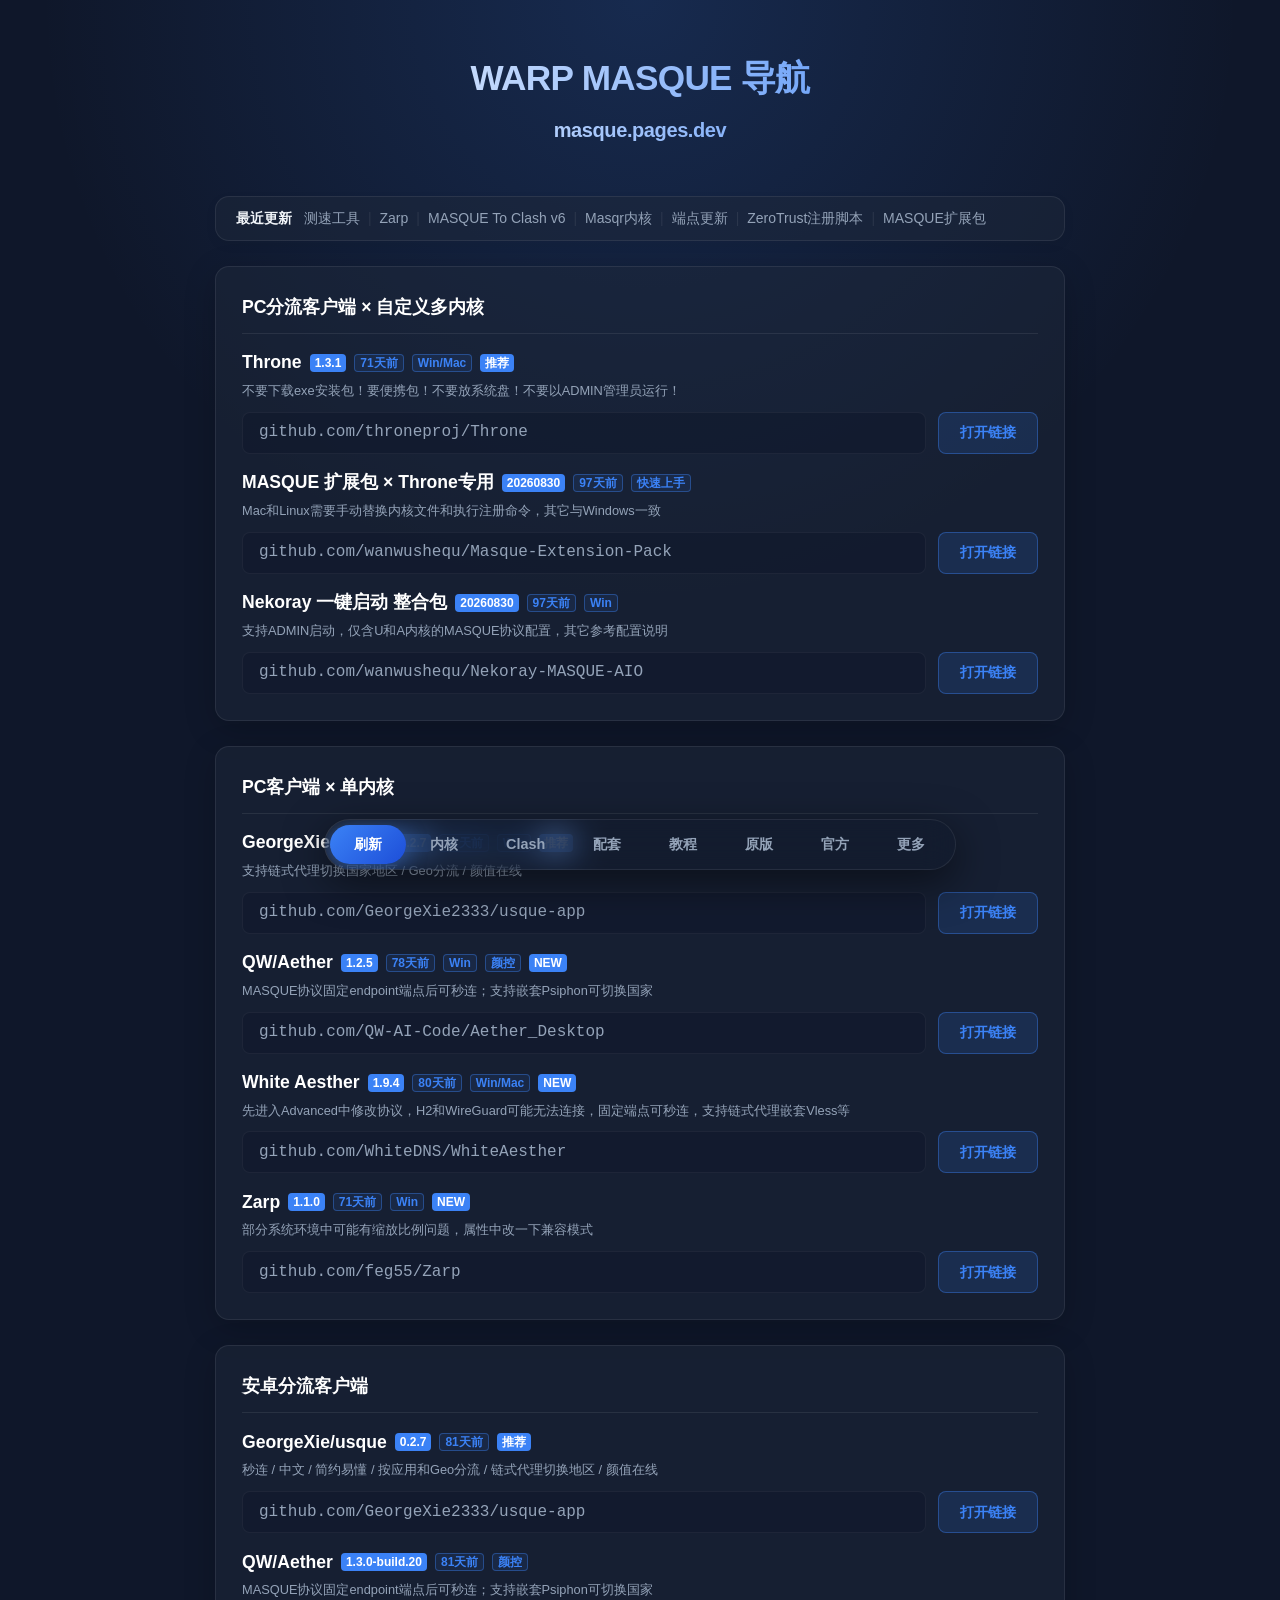
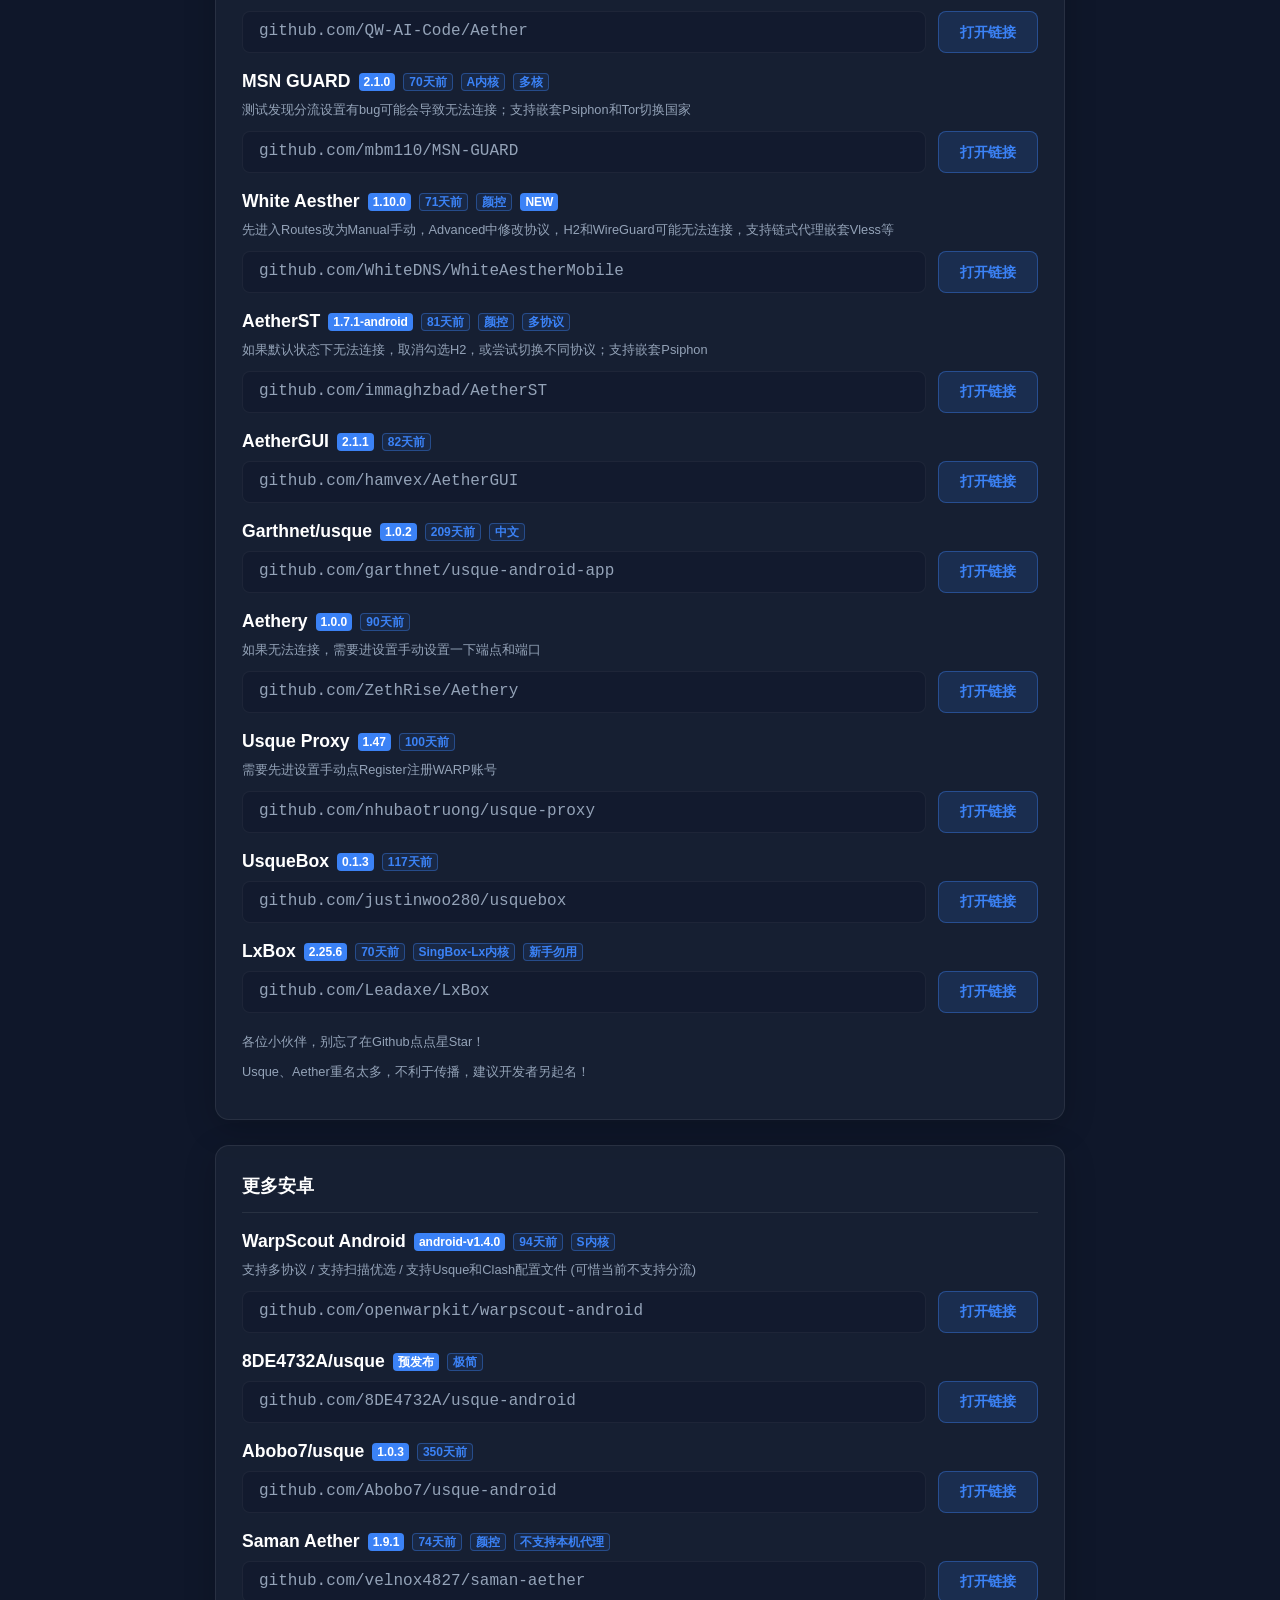
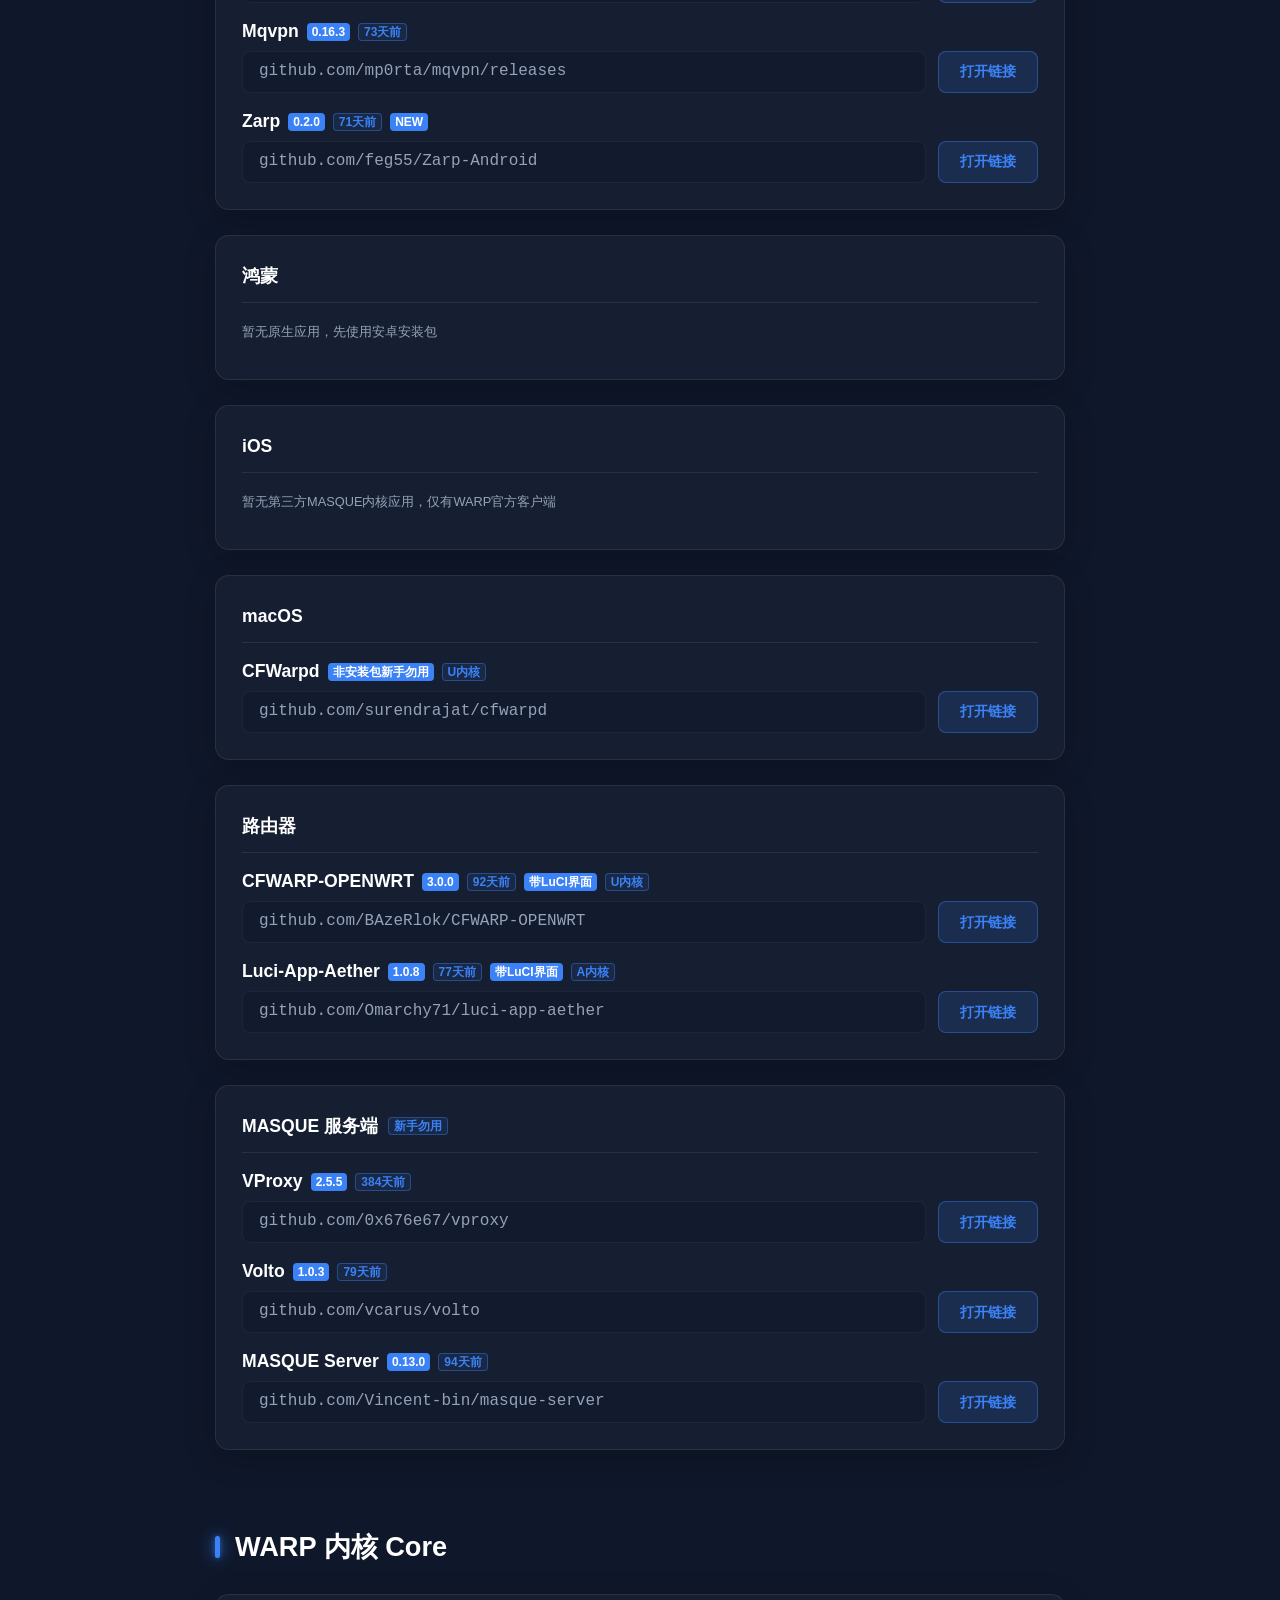
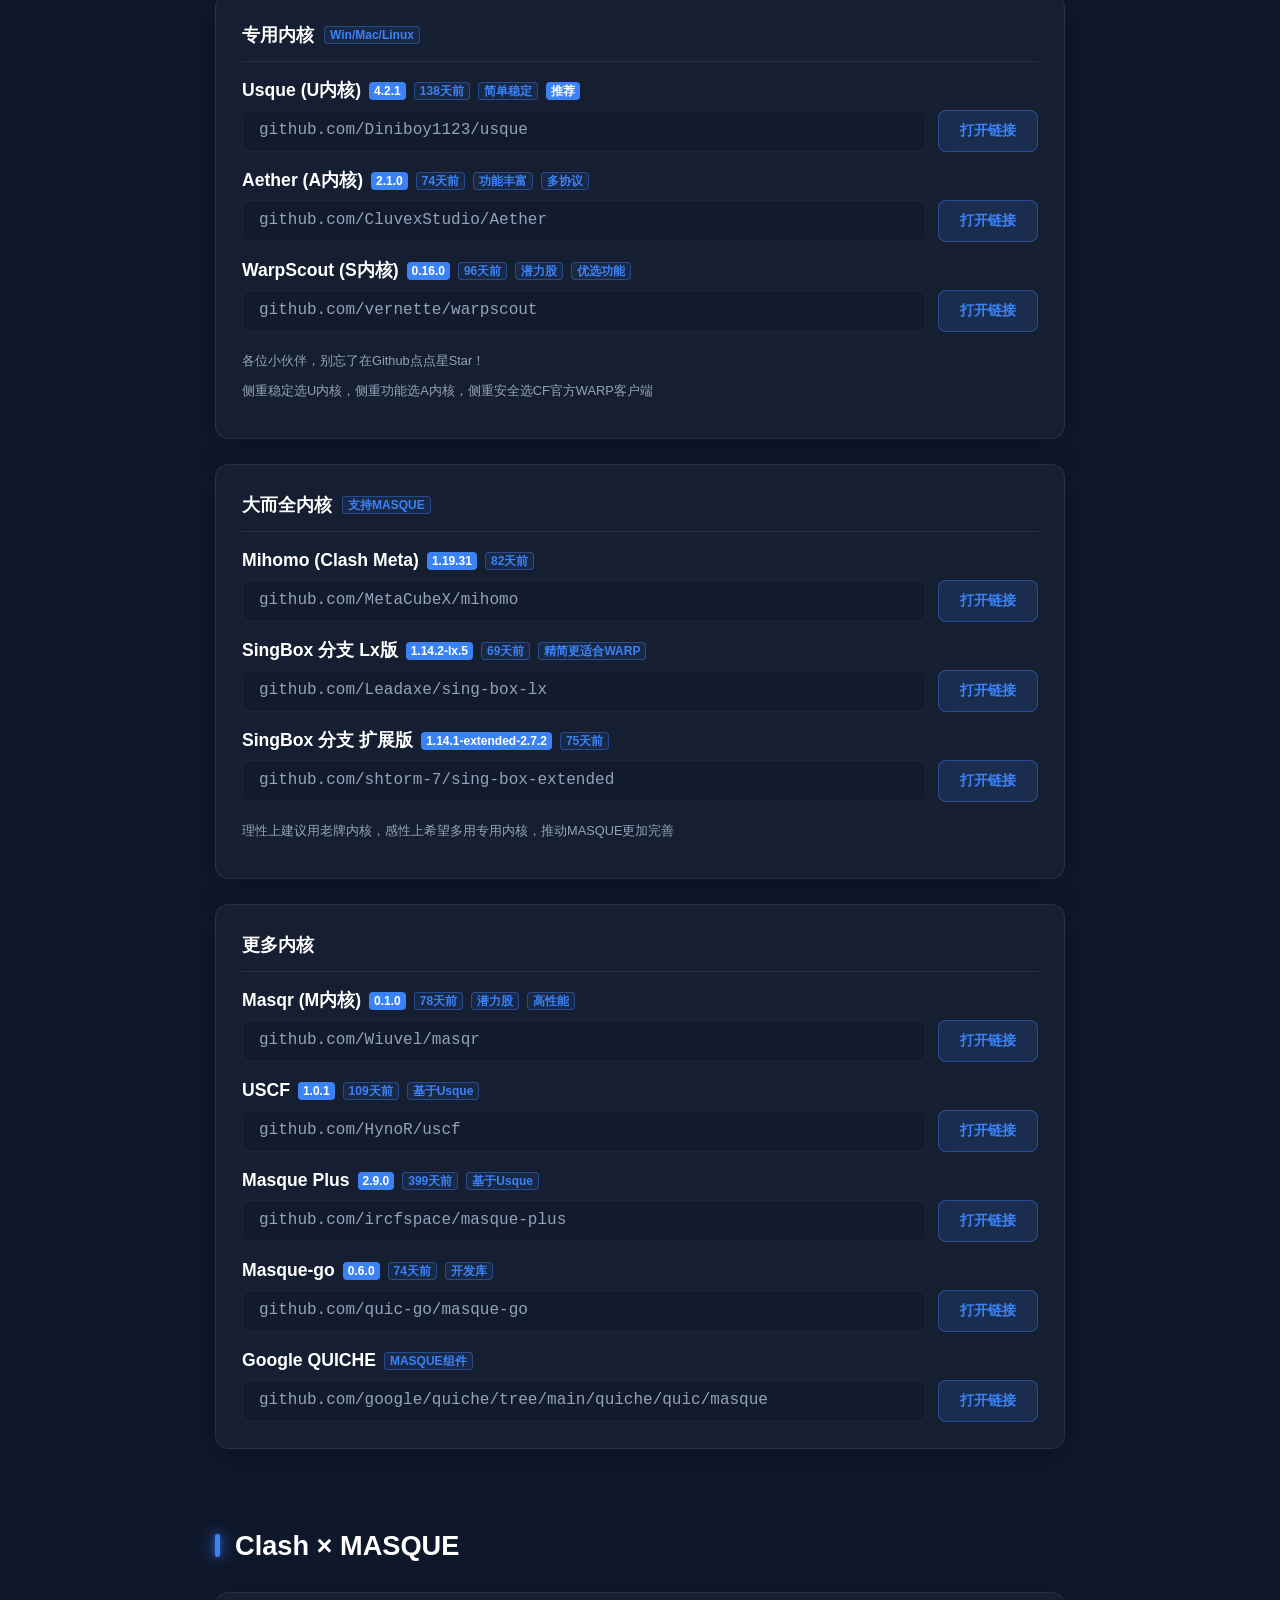
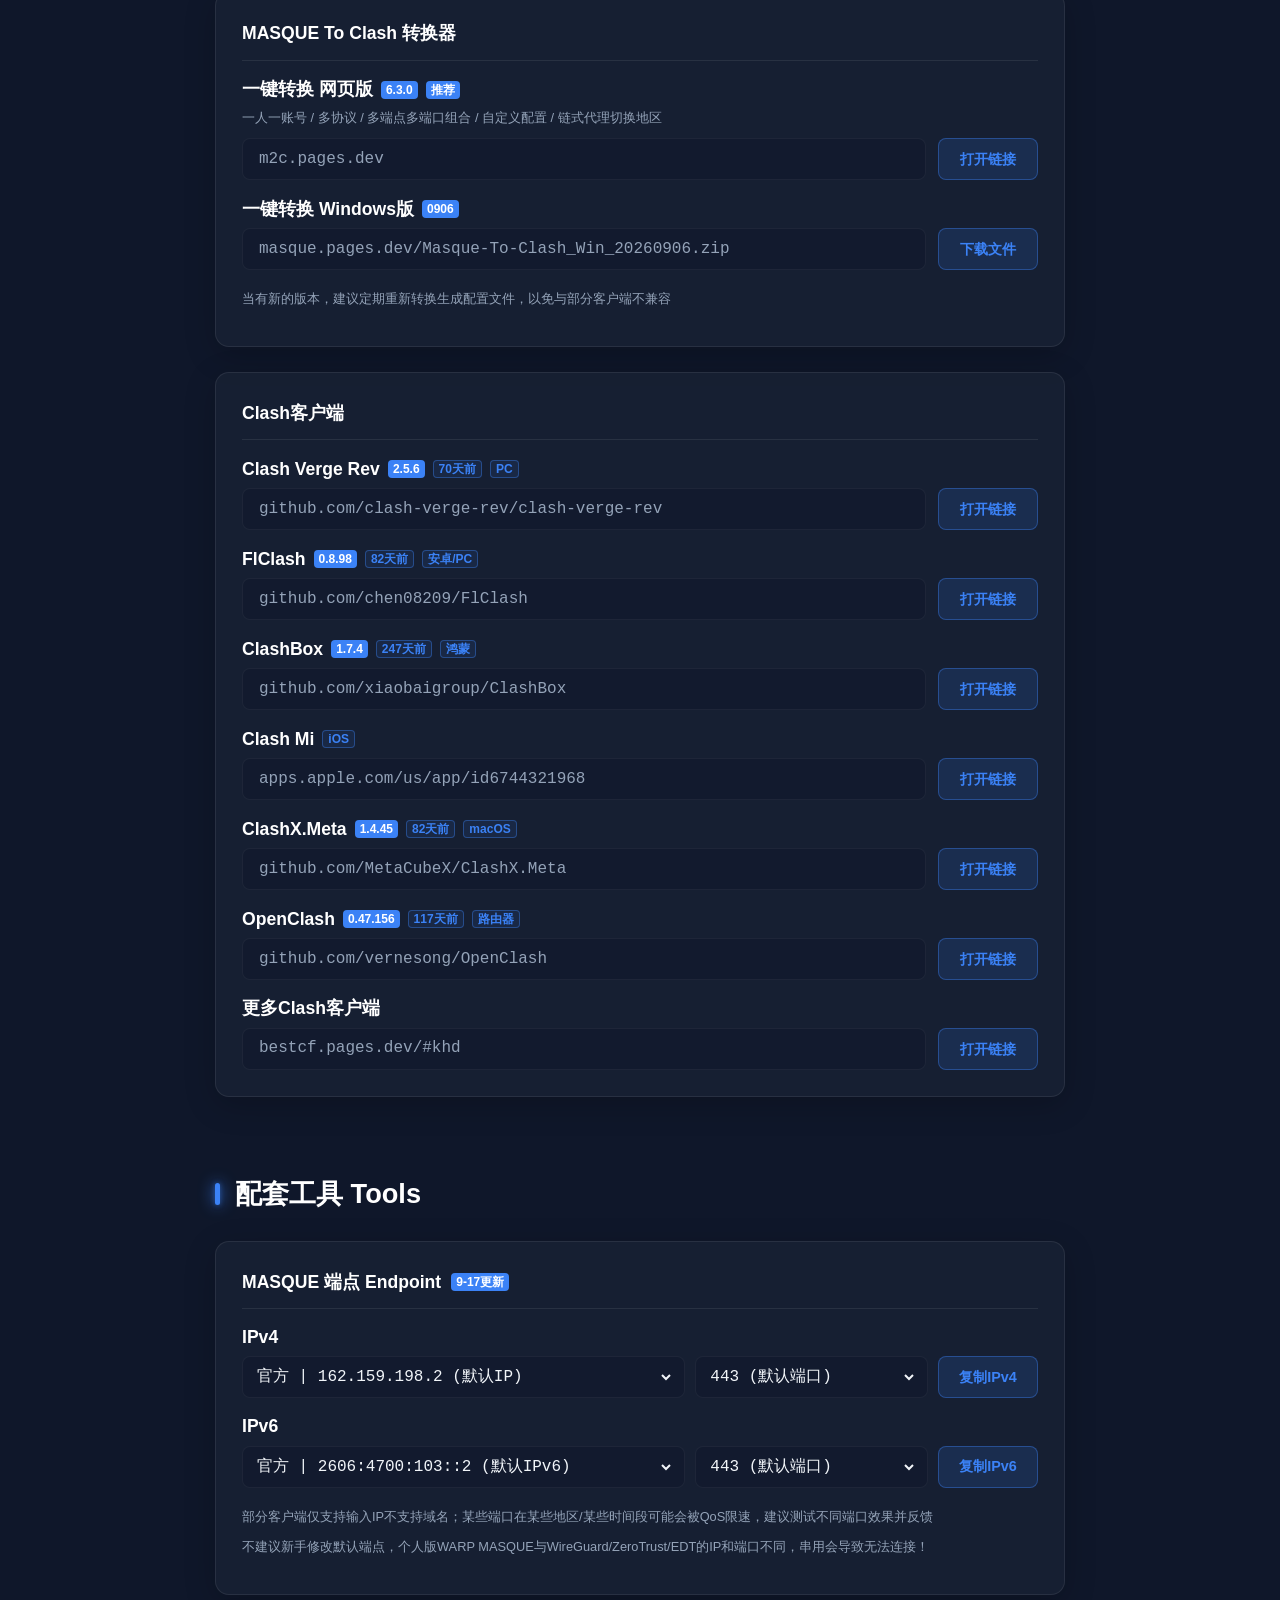
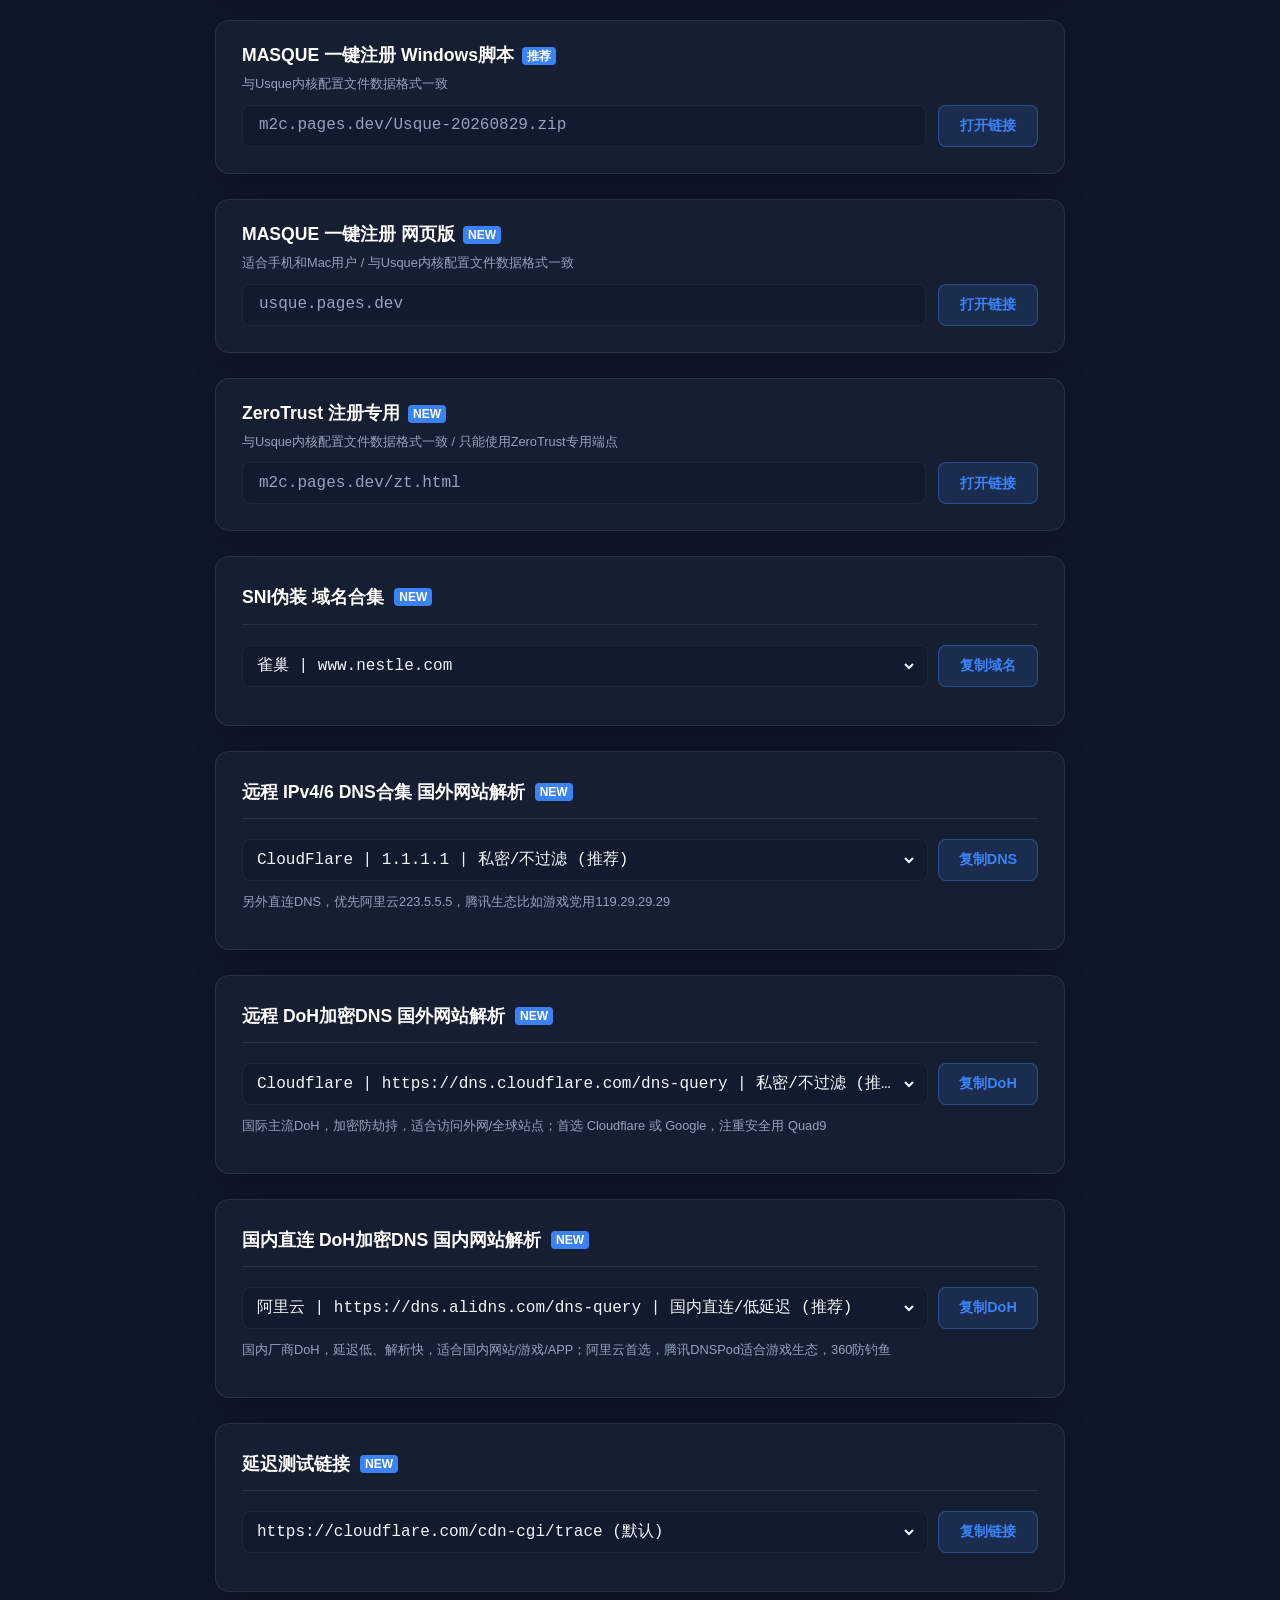
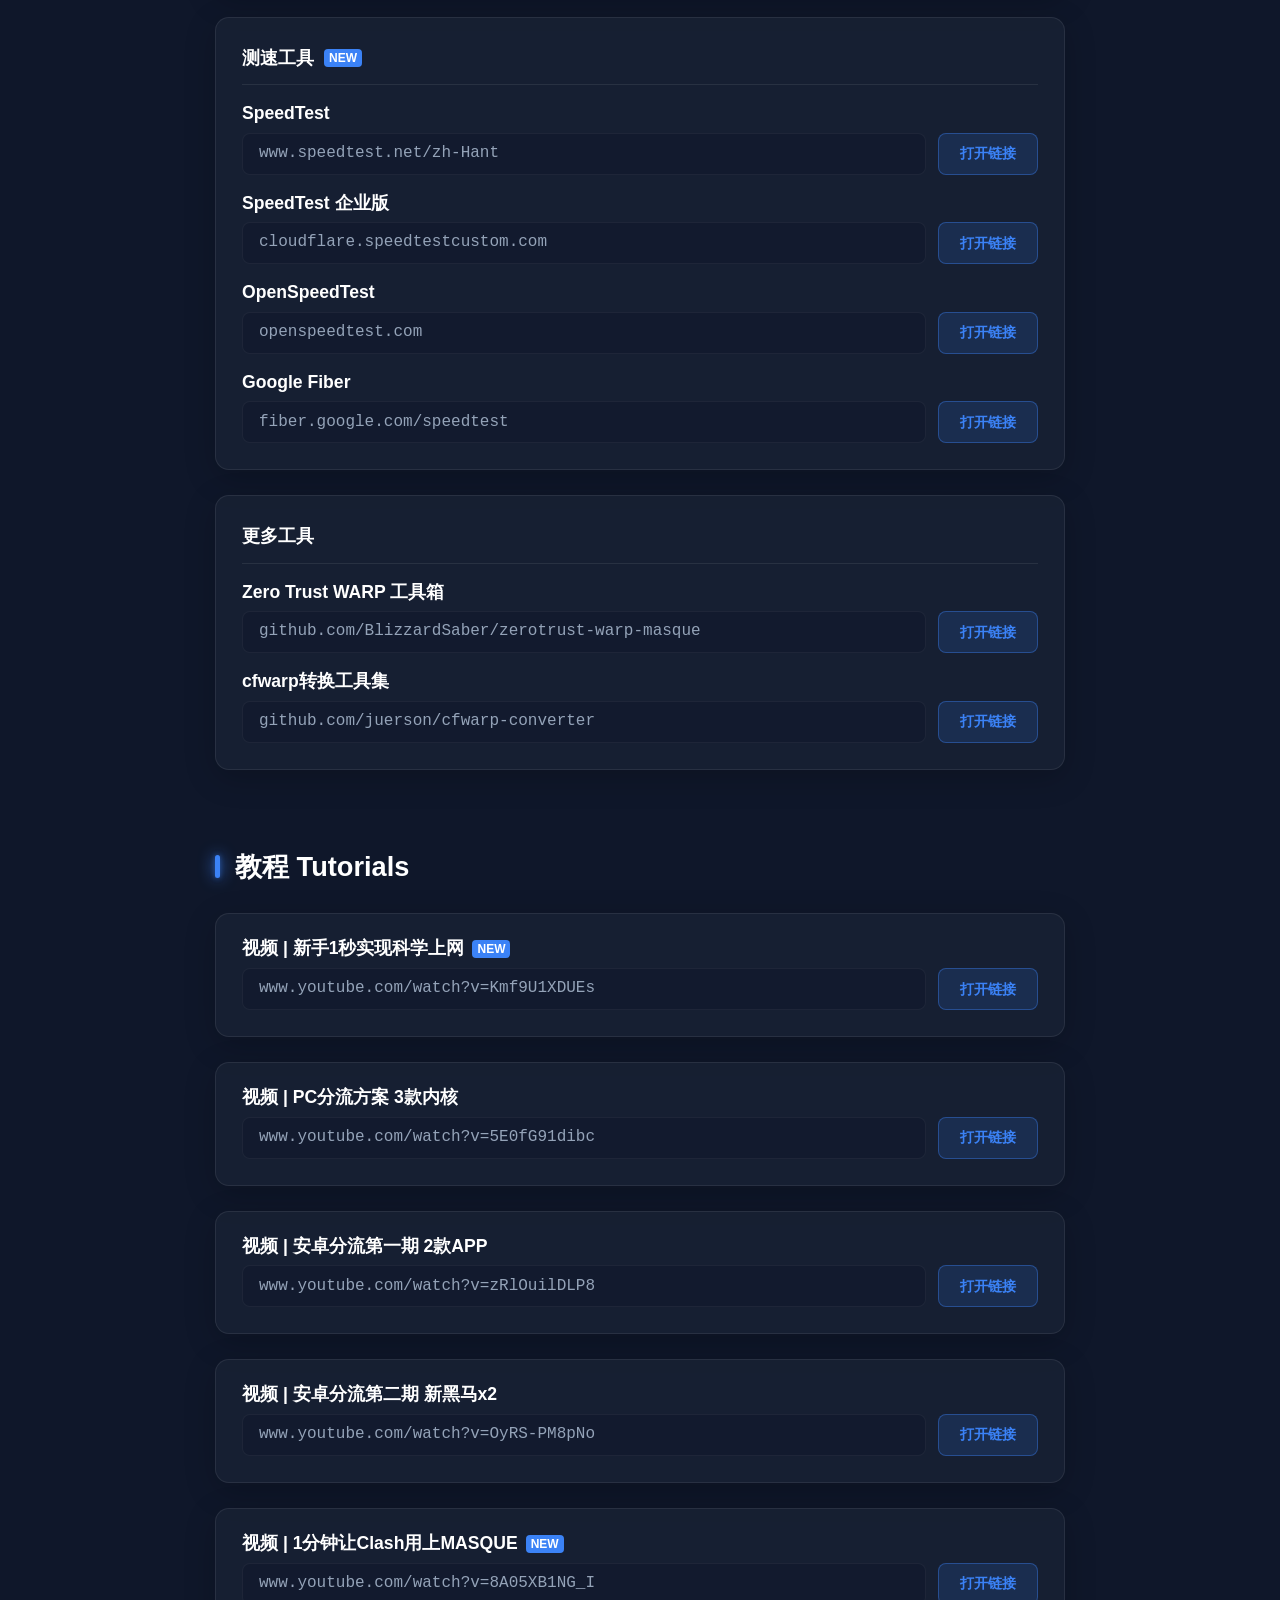
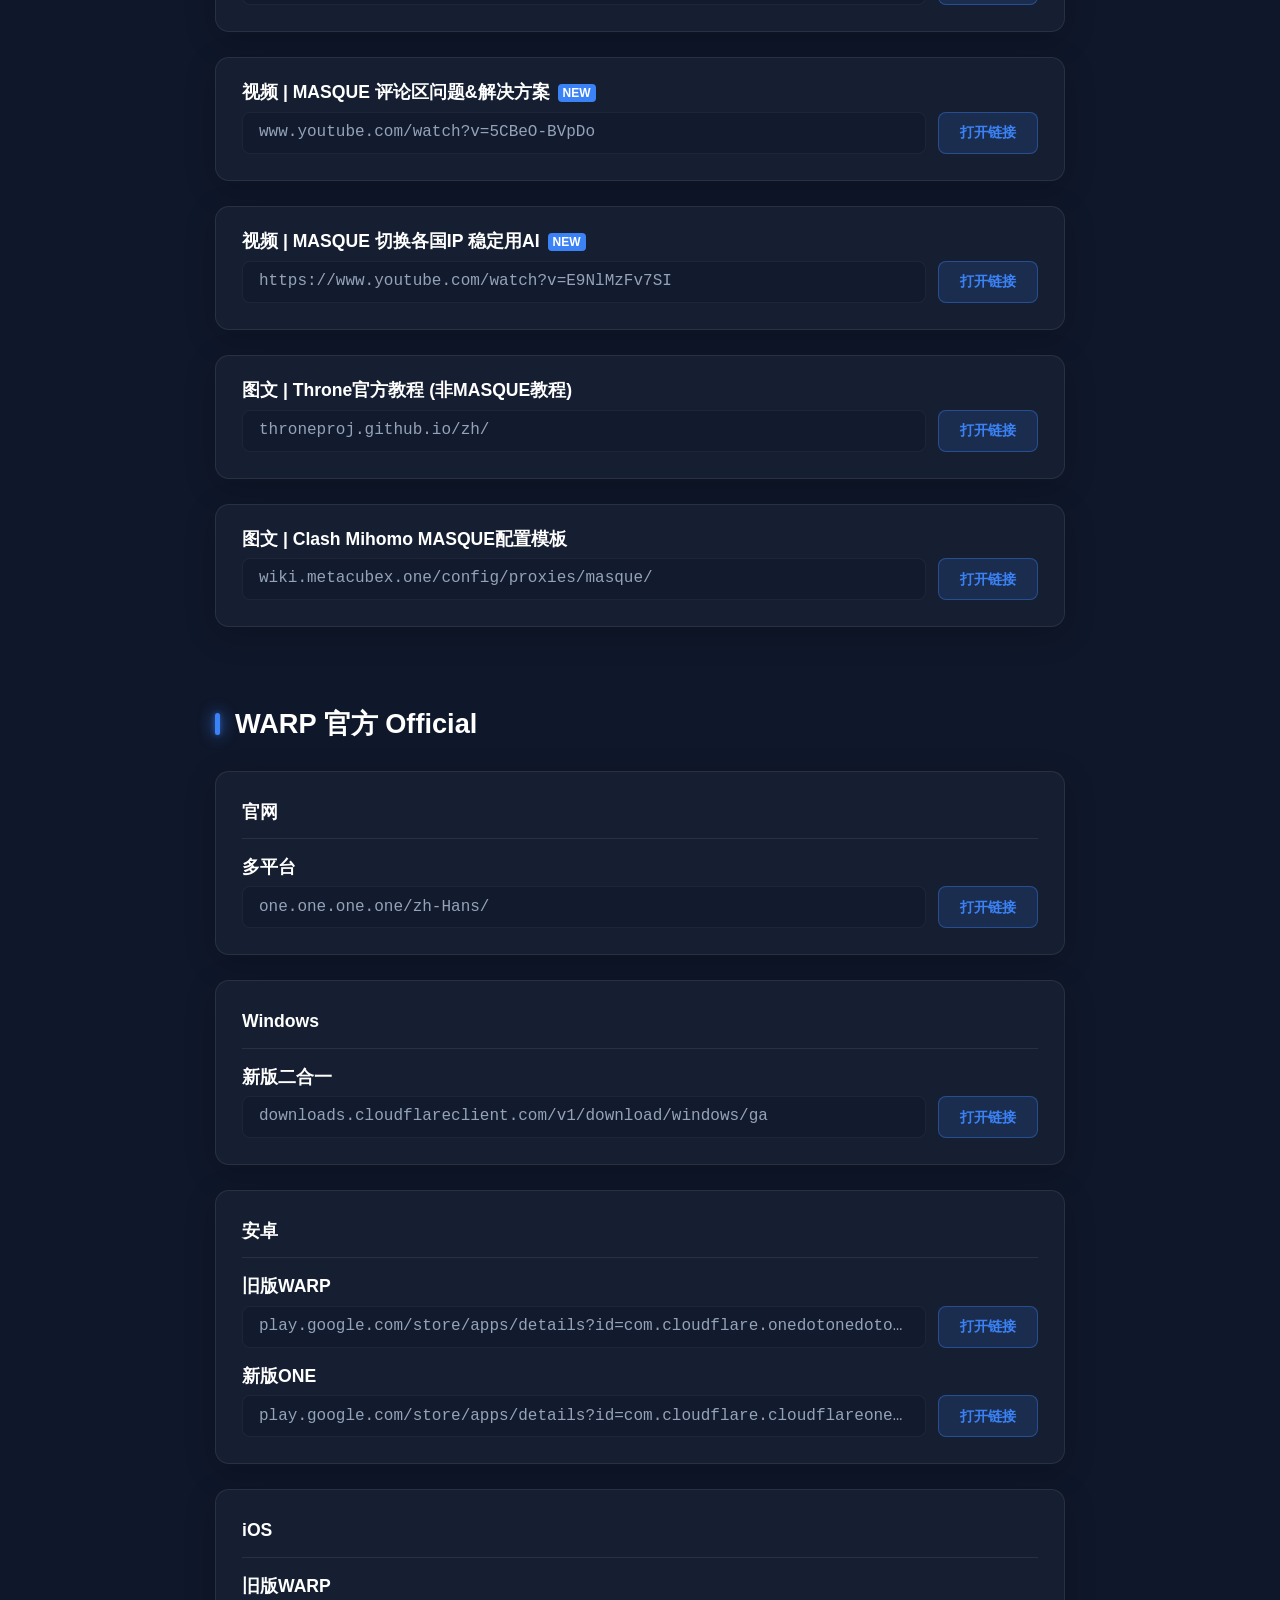
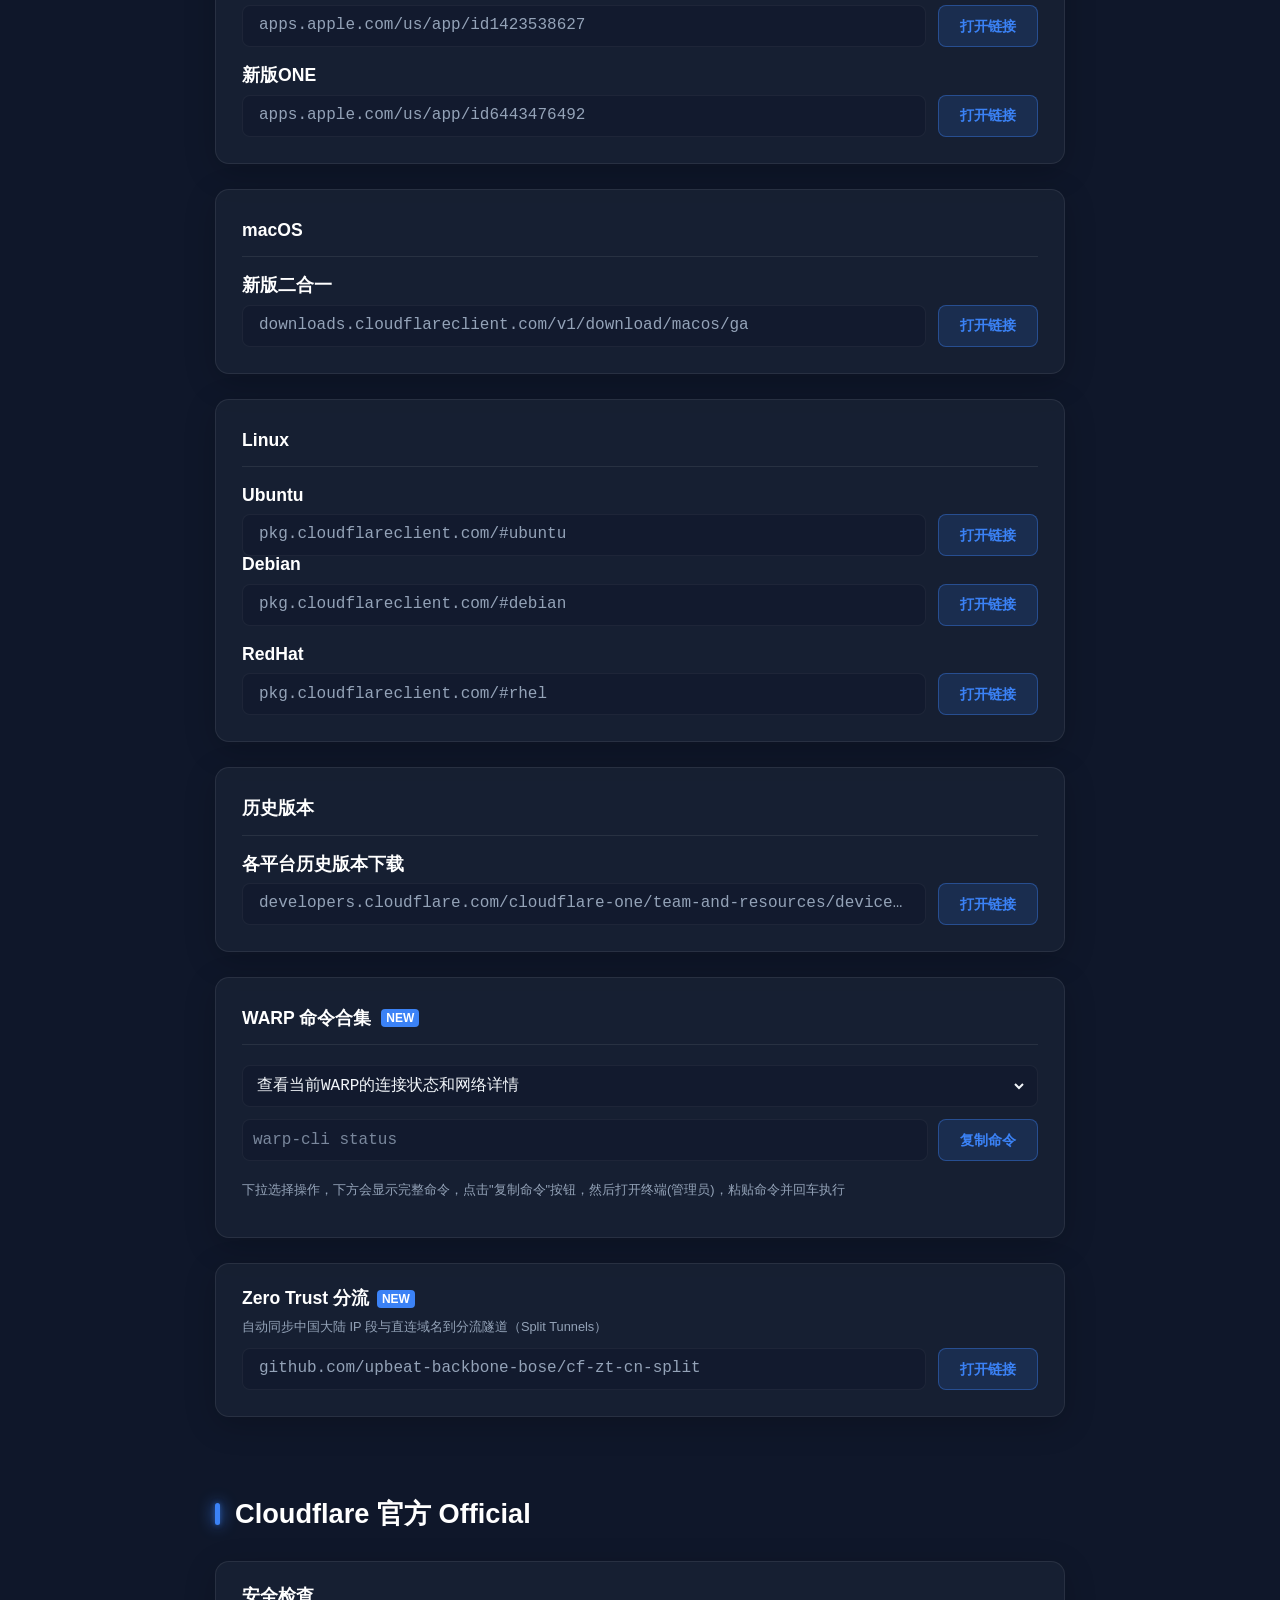
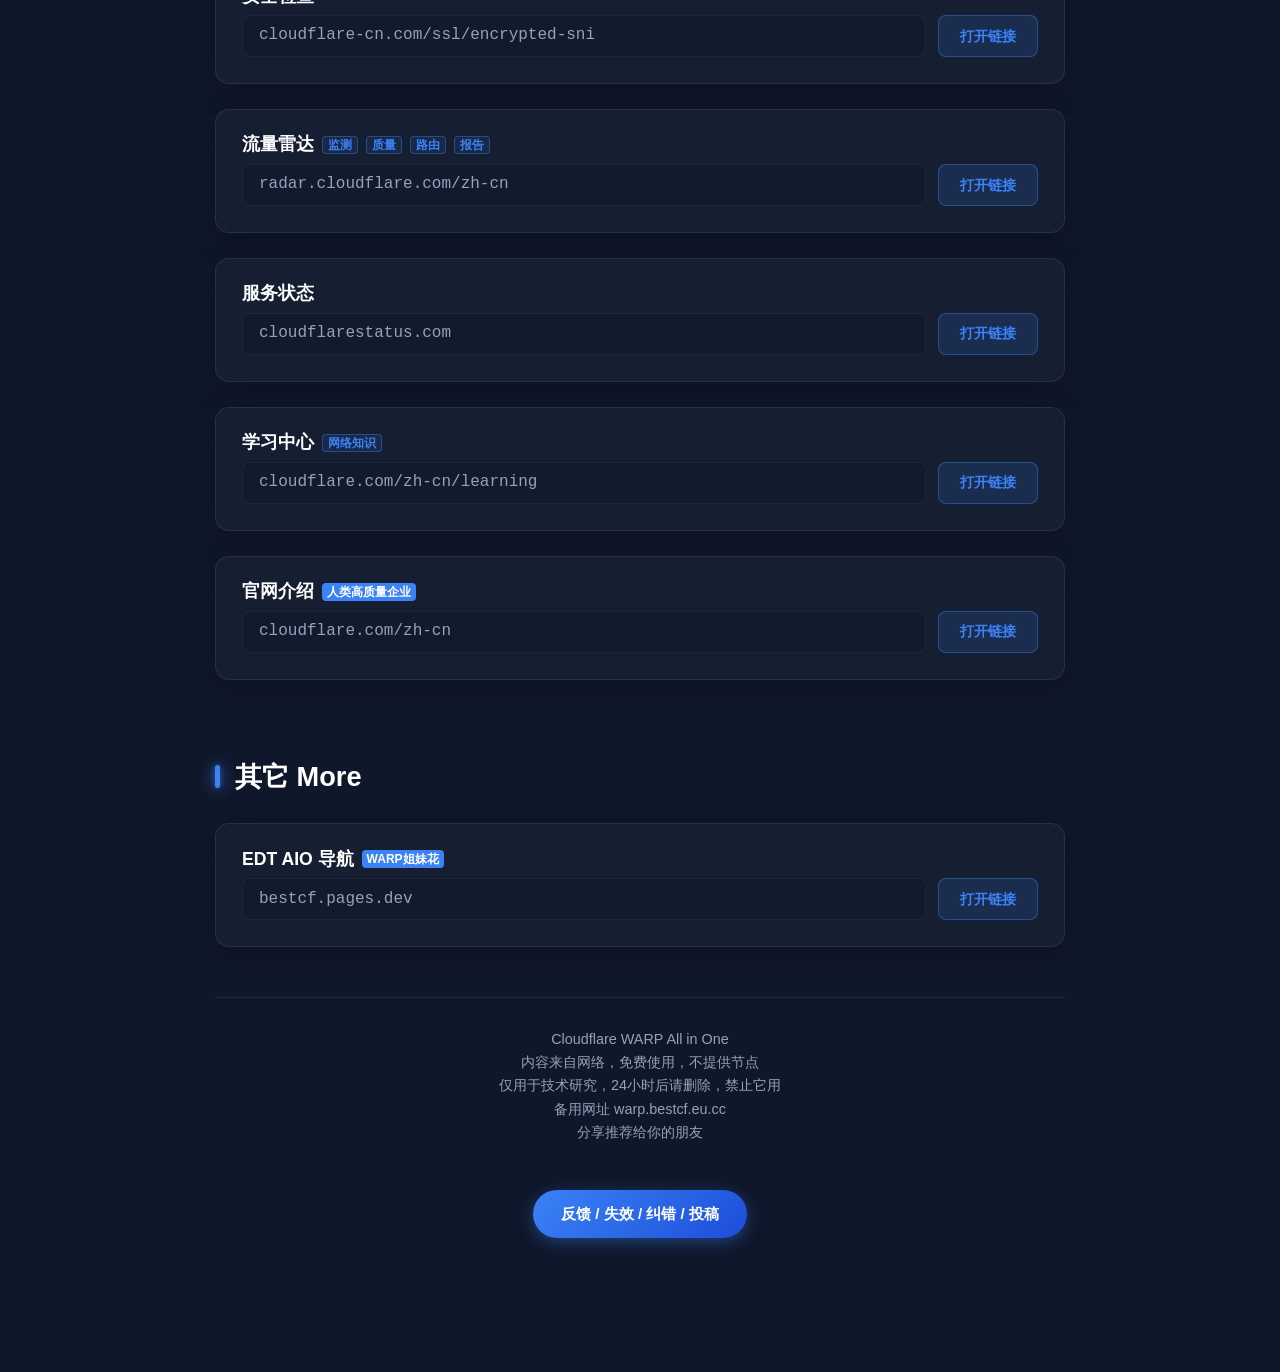
<file: index.html>
<!DOCTYPE html>
<html lang="zh-CN">
<head>
    <meta charset="UTF-8">
    <meta name="viewport" content="width=device-width, initial-scale=1.0">
	<link rel="icon" href="favicon.svg" type="image/svg+xml">
	<meta name="description" content="WARP MASQUE 导航 - 搭建Cloudflare节点的第一站 - MASQUE.pages.dev">
	<meta name="keywords" content="Cloudflare, WARP, 优选IP, MASQUE, Nekoray, 优选域名, 免费节点, VLESS, VMess, Trojan, Hysteria2, Tuic, Shadowsocks, Reality, Workers, Pages, Snippets, WARP, v2rayN, Clash, Sing-box, Shadowrocket, NekoBox, Stash, Loon, Surfboard, BPB, CMLiu, YGKKK, zizifn, 真香定律, 网络加速, 科学上网, 翻墙">
	<meta name="author" content="WARP MASQUE 导航">
	<link rel="canonical" href="https://masque.pages.dev/">
	<meta property="og:type" content="website">
	<meta property="og:title" content="WARP MASQUE 导航">
	<meta property="og:description" content="搭建CF节点的第一站">
	<meta property="og:url" content="https://masque.pages.dev/">
	<meta property="og:site_name" content="WARP MASQUE 导航">
	<meta name="twitter:title" content="WARP MASQUE 导航">
	<meta name="twitter:description" content="搭建CF节点的第一站">	
    <title>Cloudflare WARP MASQUE 导航 | MASQUE AIO NAV - MASQUE.pages.dev | Cloudflare WARP</title>
	<style>
		:root { --bg-color: #0f172a; --card-bg: rgba(30, 41, 59, 0.5); --accent-blue: #3b82f6; --text-main: #f1f5f9; --text-muted: #94a3b8; --border-color: rgba(255, 255, 255, 0.08); --code-bg: rgba(15, 23, 42, 0.5); }
		* { box-sizing: border-box; margin: 0; padding: 0; -webkit-tap-highlight-color: transparent; }
		body { font-family: -apple-system, BlinkMacSystemFont, "Segoe UI", Roboto, sans-serif; background-color: var(--bg-color); background-image: radial-gradient(circle at 50% 0%, rgba(59, 130, 246, 0.18) 0%, transparent 600px); background-repeat: no-repeat; color: var(--text-main); line-height: 1.6; padding: 50px 20px; }
		.container { max-width: 850px; margin: 0 auto; }
		header { text-align: center; margin-bottom: 50px; }
		h1 { font-size: 2.2rem; margin-bottom: 20px; font-weight: 800; letter-spacing: -0.02em; background: linear-gradient(to right, #ffffff, var(--accent-blue)); -webkit-background-clip: text; -webkit-text-fill-color: transparent; }
		footer { text-align: center; margin-top: 50px; padding-top: 30px; border-top: 1px solid var(--border-color); }
		.tips { display: block; font-size: 0.9rem; color: var(--text-muted); margin-bottom: 15px; }
		section { margin-bottom: 50px; }
		h2 { font-size: 1.7rem; margin-bottom: 25px; color: #fff; display: flex; align-items: center; padding-top: 25px; }
		h2::before { content: ""; width: 5px; height: 1.4rem; background: var(--accent-blue); margin-right: 15px; border-radius: 10px; box-shadow: 0 0 15px var(--accent-blue), 0 0 5px rgba(59, 130, 246, 0.5); }
		.group-card { background-color: var(--card-bg); border: 1px solid var(--border-color); border-radius: 14px; padding: 26px; margin-bottom: 25px; box-shadow: 0 8px 32px rgba(0, 0, 0, 0.2);}
		.group-name { font-size: 1.1rem; margin-bottom: 20px; color: #fff; font-weight: 700; border-bottom: 1px solid var(--border-color); padding-bottom: 12px; display: flex; align-items: center; gap: 10px; flex-wrap: wrap; }
		.link-row { margin-bottom: 20px; }
		.link-row:last-child { margin-bottom: 0; }
		.item-header { display: flex; align-items: center; gap: 8px; margin-bottom: 10px; flex-wrap: wrap; width: 100%; }
		.item-title { font-weight: 700; color: #fff; font-size: 1.1rem; line-height: 1; flex-shrink: 0; }
		.action-area { display: flex; align-items: center; gap: 12px; flex-wrap: nowrap; }
		.tag { display: inline-flex; align-items: center; justify-content: center; font-size: 0.75rem; padding: 0 5px; height: 18px; border-radius: 4px; font-weight: 600; color: var(--accent-blue); border: 1px solid rgba(59, 130, 246, 0.4); line-height: 1; background: rgba(59, 130, 246, 0.1); vertical-align: middle; white-space: nowrap; flex-shrink: 0; }
		.tag-featured { background-color: var(--accent-blue); color: #fff; border: none; height: 18px; }
		.tag-date { display: inline-flex; align-items: center; justify-content: center; font-size: 0.75rem; padding: 0 5px; height: 18px; border-radius: 4px; font-weight: 600; color: var(--accent-blue); border: 1px solid rgba(59, 130, 246, 0.4); line-height: 1; background: rgba(59, 130, 246, 0.1); vertical-align: middle; white-space: nowrap; flex-shrink: 0; }
		.url-box { flex: 1; background-color: var(--code-bg); padding: 0 16px; height: 42px; border-radius: 8px; border: 1px solid rgba(255,255,255,0.05); display: flex; align-items: center; position: relative; min-width: 0; }
		.url-text { font-family: ui-monospace, SFMono-Regular, Monaco, Consolas, monospace; font-size: 1rem; color: var(--text-muted); white-space: nowrap; overflow: hidden; text-overflow: ellipsis; user-select: all; width: 100%; }
		.url-text::placeholder { color: var(--text-muted); }
		.copy-btn, .open-btn { background: rgba(59, 130, 246, 0.15); color: var(--accent-blue); border: 1px solid rgba(59, 130, 246, 0.4); height: 42px; width: 100px; padding: 0; border-radius: 8px; cursor: pointer; font-size: 0.9rem; font-weight: 700; transition: all 0.3s; white-space: nowrap; display: flex; align-items: center; justify-content: center; text-decoration: none; flex-shrink: 0; }
		.copy-btn:hover, .open-btn:hover { background: var(--accent-blue); color: #fff; box-shadow: 0 0 15px rgba(59, 130, 246, 0.3); }
		.item-desc { display: block; font-size: 0.8rem; color: #94a3b8; line-height: 1.4; margin: 4px 0 12px 0; font-weight: normal; }      
		@media (max-width: 600px) { .action-area { flex-direction: column; align-items: stretch; gap: 10px; } .url-box { height: 42px !important; min-height: 42px !important; display: flex !important; align-items: center !important; padding: 0 15px !important; } .open-btn, .copy-btn { height: 42px !important; line-height: 42px !important; display: flex !important; align-items: center !important; justify-content: center !important; padding: 0 !important; width: 100% !important; } .url-text { font-size: 0.8rem !important; } }
		@keyframes glow-breath { 0%, 100% { box-shadow: 0 0 5px #3b82f688; filter: brightness(1); } 50% { box-shadow: 0 0 25px #3b82f6, 0 0 10px #3b82f6; filter: brightness(1.3); } }
		h2.breath::before { animation: glow-breath 4s ease-in-out infinite !important; }
		#edt-url-input,#edt-pwd-input,.more-url-input,.more-pwd-input{background:transparent!important;border:none!important;width:100%!important;outline:none!important;color:var(--text-muted)!important;font-family:inherit!important;font-size:14px!important;-webkit-text-fill-color:var(--text-muted)!important;padding-right:28px}#edt-url-input::placeholder,#edt-pwd-input::placeholder,.more-url-input::placeholder,.more-pwd-input::placeholder{color:var(--text-muted)!important;font-size:14px!important;opacity:0.6}.clear-btn-common{color: var(--text-muted);  fill: var(--text-muted); position:absolute;right:8px;top:50%;transform:translateY(-50%);cursor:pointer;display:none;opacity:0.6;line-height:0;transition:opacity .2s;z-index:5}.clear-btn-common:hover{opacity:1}.url-box{flex:1;background-color:var(--code-bg);padding:0 16px;height:42px;border-radius:8px;border:1px solid rgba(255,255,255,.05);display:flex;align-items:center;position:relative}.add-more-btn{margin-top:15px;background:transparent;color:var(--text-muted);border:1px dashed var(--border-color);width:100%;height:40px;border-radius:8px;cursor:pointer;font-size:.85rem;transition:.3s;display:flex;align-items:center;justify-content:center;gap:5px}.add-more-btn:hover{border-color:var(--accent-blue);color:var(--accent-blue);background:rgba(59,130,246,.05)}
		.bottom-nav-container{position:fixed;bottom:30px;left:50%;transform:translateX(-50%);z-index:9999;width:100%;max-width:860px;display:flex;justify-content:center;pointer-events:none;box-sizing:border-box}.nav-bar{display:flex;align-items:center;background:rgba(15,23,42,0.3);backdrop-filter:blur(16px);-webkit-backdrop-filter:blur(16px);padding:5px;border-radius:50px;border:1px solid rgba(255,255,255,0.08);box-shadow:0 12px 40px rgba(0,0,0,0.5);position:relative;overflow-x:auto;overflow-y:hidden;scrollbar-width:none;-ms-overflow-style:none;pointer-events:auto;width:fit-content;max-width:calc(100% - 40px);justify-content:flex-start;cursor:grab}.nav-bar:active{cursor:grabbing}.nav-bar::-webkit-scrollbar{display:none}.nav-item{position:relative;padding:8px 24px;color:#94a3b8;text-decoration:none;font-size:0.9rem;font-weight:700;white-space:nowrap;transition:color 0.3s ease;z-index:2;cursor:pointer;flex-shrink:0}.nav-item.active{color:#fff}.nav-indicator{position:absolute;height:calc(100% - 10px);top:5px;left:0;background:linear-gradient(135deg,#3b82f6 0%,#1d4ed8 100%);border-radius:50px;transition:all 0.5s cubic-bezier(0.16,1,0.3,1);z-index:1;box-shadow:0 4px 20px rgba(59,130,246,0.5);will-change:left,width;backface-visibility:hidden}
		@media (hover: none) { .footer-button:hover, .copy-btn:hover, .open-btn:hover, .add-more-btn:hover { background: rgba(59, 130, 246, 0.15) !important; transform: none !important; box-shadow: none !important; color: var(--accent-blue) !important; } .footer-button:hover { color: #fff !important; } }
		.footer-button{background:linear-gradient(135deg,#3b82f6 0%,#1d4ed8 100%);color:#fff;padding:12px 28px;border-radius:50px;text-decoration:none;font-weight:700;font-size:.95rem;box-shadow:0 4px 15px rgba(59,130,246,.4);transition:transform .2s,box-shadow .2s;display:inline-block}.footer-button:hover{transform:translateY(-2px);box-shadow:0 6px 20px rgba(59,130,246,.6)}
		#customProxyInput::placeholder {color: #94a3b8 !important;opacity: 1;}
		.notice-mini-card { display: block; width: 100%; box-sizing: border-box; background-color: var(--card-bg); border: 1px solid var(--border-color); border-radius: 14px; padding: 10px 20px; font-size: 14px; color: var(--text-main); line-height: 1.6; word-break: break-all; white-space: normal; box-shadow: 0 4px 12px rgba(0,0,0,0.05); margin-bottom: 25px; }
		.notice-list { display: inline; color: var(--text-muted); } .notice-list span:not(:last-child)::after { content: "|"; color: var(--border-color); margin: 0 8px; }
	</style> 
</head>
<body id="bodyTop">
<div class="bottom-nav-container">
    <div class="nav-bar" id="bottomNav">
        <div class="nav-indicator" id="indicator"></div>
        <a href="#bodyTop" class="nav-item active">顶部</a>
        <a href="#core" class="nav-item">内核</a>
        <a href="#clash" class="nav-item">Clash</a>
        <a href="#tools" class="nav-item">配套</a>
        <a href="#jiaocheng" class="nav-item">教程</a>
        <a href="#warp0" class="nav-item">原版</a>
		<a href="#cfgf" class="nav-item">官方</a>
        <a href="#others" class="nav-item">更多</a>
    </div>  
</div>
    <div class="container">
        <header>
            <h1>WARP MASQUE <span style="display: inline-block;">导航</span></h1>
			<h1 id="dynamic-h1" style="font-size:1.25rem;font-weight:bold;margin-top:-12px;min-height:1.5em;">masque.pages.dev</h1>
			<!-- <a href="report/" class="footer-button" target="_blank">投稿 × 反馈</a> -->
        </header>
        <section id="warp3">
            <!-- <h2 class="breath">WARP MASQUE</h2> -->
			<div class="notice-mini-card">
                <b style="color: var(--text-main); margin-right: 8px;">最近更新</b>
                <!-- <span style="color: var(--border-color); margin: 0 8px;">|</span> -->
                <div class="notice-list"><span>测速工具</span><span>Zarp</span><span>MASQUE To Clash v6</span><span>Masqr内核</span><span>端点更新</span><span>ZeroTrust注册脚本</span><span>MASQUE扩展包</span></div>
            </div>			
            <div class="group-card">
                <div class="group-name">PC分流客户端 × 自定义多内核</div>
                <div class="link-row">
                    <div class="item-header"><span class="item-title">Throne</span><span class="tag">Win/Mac</span><span class="tag tag-featured">推荐</span></div>
					<div class="item-desc">不要下载exe安装包！要便携包！不要放系统盘！不要以ADMIN管理员运行！</div>	                    
					<div class="action-area">
                        <div class="url-box"><span class="url-text">github.com/throneproj/Throne</span></div>
                        <a href="https://github.com/throneproj/Throne/releases" class="open-btn" target="_blank">打开链接</a>
                    </div>				
                </div>
				<div class="link-row">
					<div class="item-header">
						<span class="item-title">MASQUE 扩展包 × Throne专用</span>
						<span class="tag">快速上手</span>
					</div>
					<div class="item-desc">
						Mac和Linux需要手动替换内核文件和执行注册命令，其它与Windows一致<br>
						<!-- 如果使用v2rayN，只需usque内核文件夹，双击SOCKS5.bat，按提示导入链接 -->
					</div>					
					<div class="action-area">
						<div class="url-box"><span class="url-text">github.com/wanwushequ/Masque-Extension-Pack</span></div>
						<a href="https://github.com/wanwushequ/Masque-Extension-Pack/releases" class="open-btn" target="_blank">打开链接</a>
					</div>
				</div>
				<div class="link-row">
					<div class="item-header">
						<span class="item-title">Nekoray 一键启动 整合包</span><span class="tag">Win</span>
					</div>
					<div class="item-desc">
						支持ADMIN启动，仅含U和A内核的MASQUE协议配置，其它参考配置说明
					</div>					
					<div class="action-area">
						<div class="url-box"><span class="url-text">github.com/wanwushequ/Nekoray-MASQUE-AIO</span></div>
						<a href="https://github.com/wanwushequ/Nekoray-MASQUE-AIO/releases" class="open-btn" target="_blank">打开链接</a>
					</div>
				</div>
				<!-- <div class="link-row"> -->
					<!-- <div class="item-header"> -->
						<!-- <span class="item-title">Nekoray 手动配置参数</span> -->
					<!-- </div> -->
					<!-- <div class="item-desc"> -->
						<!-- 1.先使用Throne按教程进行备份恢复；<br> -->
						<!-- 2.双击打开每个配置项，将名称/端口/参数(命令)逐一复制；<br> -->
						<!-- 3.在Nekoray-首选项-基本设置-其它核心，添加需要的核心文件，例如：usque\usque.exe<br> -->
						<!-- 4.在Nekoray首页列表中右键选择手动输入配置，类型选择其它核心，将第2步复制的字符对应粘贴进来 -->
					<!-- </div> -->
					<!-- <div class="action-area"> -->
						<!-- <div class="url-box"><span class="url-text">masque.pages.dev/nekoray-masque.png</span></div> -->
						<!-- <a href="https://masque.pages.dev/nekoray-masque.png" class="open-btn" target="_blank">示例图片</a> -->
					<!-- </div> -->
				<!-- </div>					 -->
                <!-- <div class="link-row"> -->
                    <!-- <div class="item-header"><span class="item-title">Nekoray</span><span class="tag">Win</span><span class="tag">已停更</span></div> -->
                    <!-- <div class="action-area"> -->
                        <!-- <div class="url-box"><span class="url-text">github.com/MatsuriDayo/nekoray</span></div> -->
                        <!-- <a href="https://github.com/MatsuriDayo/nekoray/releases" class="open-btn" target="_blank">打开链接</a> -->
                    <!-- </div> -->
                <!-- </div> -->		
			</div>
			
            <div class="group-card">
                <div class="group-name">PC客户端 × 单内核</div>				
                <div class="link-row">
                    <div class="item-header"><span class="item-title">GeorgeXie/usque</span><span class="tag">Win</span><span class="tag tag-featured">推荐</span></div>
                    <div class="item-desc">支持链式代理切换国家地区 / Geo分流 / 颜值在线</div>
					<div class="action-area">
                        <div class="url-box"><span class="url-text">github.com/GeorgeXie2333/usque-app</span></div>
                        <a href="https://github.com/GeorgeXie2333/usque-app/releases" class="open-btn" target="_blank">打开链接</a>
                    </div>
                </div>
                <div class="link-row">
                    <div class="item-header"><span class="item-title">QW/Aether</span><span class="tag">Win</span><span class="tag">颜控</span><span class="tag tag-featured">NEW</span></div>
					<div class="item-desc">MASQUE协议固定endpoint端点后可秒连；支持嵌套Psiphon可切换国家</div>
                    <div class="action-area">
                        <div class="url-box"><span class="url-text">github.com/QW-AI-Code/Aether_Desktop</span></div>
                        <a href="https://github.com/QW-AI-Code/Aether_Desktop/releases" class="open-btn" target="_blank">打开链接</a>
                    </div>
                </div>				
                <div class="link-row">
                    <div class="item-header"><span class="item-title">White Aesther</span><span class="tag">Win/Mac</span><span class="tag tag-featured">NEW</span></div>
					<div class="item-desc">先进入Advanced中修改协议，H2和WireGuard可能无法连接，固定端点可秒连，支持链式代理嵌套Vless等</div>
                    <div class="action-area">
                        <div class="url-box"><span class="url-text">github.com/WhiteDNS/WhiteAesther</span></div>
                        <a href="https://github.com/WhiteDNS/WhiteAesther/releases" class="open-btn" target="_blank">打开链接</a>
                    </div>
                </div>	
                <div class="link-row">
                    <div class="item-header"><span class="item-title">Zarp</span><span class="tag">Win</span><span class="tag tag-featured">NEW</span></div>
					<div class="item-desc">部分系统环境中可能有缩放比例问题，属性中改一下兼容模式</div>
                    <div class="action-area">
                        <div class="url-box"><span class="url-text">github.com/feg55/Zarp</span></div>
                        <a href="https://github.com/feg55/Zarp/releases" class="open-btn" target="_blank">打开链接</a>
                    </div>
                </div>				
                <!-- <div class="link-row"> -->
                    <!-- <div class="item-header"><span class="item-title">AetherST</span><span class="tag">Win</span><span class="tag">非标规则集</span></div> -->
                    <!-- <div class="item-desc">如果默认状态下无法连接，取消勾选H2，或尝试切换不同协议；支持嵌套Psiphon</div> -->
					<!-- <div class="action-area"> -->
                        <!-- <div class="url-box"><span class="url-text">github.com/immaghzbad/AetherST</span></div> -->
                        <!-- <a href="https://github.com/immaghzbad/AetherST/releases" class="open-btn" target="_blank">打开链接</a> -->
                    <!-- </div> -->
                <!-- </div> 				 -->
			</div>
			
            <div class="group-card">
                <div class="group-name">安卓分流客户端</div>
                <div class="link-row">
                    <div class="item-header"><span class="item-title">GeorgeXie/usque</span><span class="tag tag-featured">推荐</span></div>
                    <div class="item-desc">秒连 / 中文 / 简约易懂 / 按应用和Geo分流 / 链式代理切换地区 / 颜值在线</div>
					<div class="action-area">
                        <div class="url-box"><span class="url-text">github.com/GeorgeXie2333/usque-app</span></div>
                        <a href="https://github.com/GeorgeXie2333/usque-app/releases" class="open-btn" target="_blank">打开链接</a>
                    </div>
                </div>
                <div class="link-row">
                    <div class="item-header"><span class="item-title">QW/Aether</span><span class="tag">颜控</span></div>
					<div class="item-desc">MASQUE协议固定endpoint端点后可秒连；支持嵌套Psiphon可切换国家</div>
                    <div class="action-area">
                        <div class="url-box"><span class="url-text">github.com/QW-AI-Code/Aether</span></div>
                        <a href="https://github.com/QW-AI-Code/Aether/releases" class="open-btn" target="_blank">打开链接</a>
                    </div>
                </div>					
                <div class="link-row">
                    <div class="item-header"><span class="item-title">MSN GUARD</span><span class="tag">A内核</span><span class="tag">多核</span></div>
					<div class="item-desc">测试发现分流设置有bug可能会导致无法连接；支持嵌套Psiphon和Tor切换国家</div>
                    <div class="action-area">
                        <div class="url-box"><span class="url-text">github.com/mbm110/MSN-GUARD</span></div>
                        <a href="https://github.com/mbm110/MSN-GUARD/releases" class="open-btn" target="_blank">打开链接</a>
                    </div>
                </div>				
                <div class="link-row">
                    <div class="item-header"><span class="item-title">White Aesther</span><span class="tag">颜控</span><span class="tag tag-featured">NEW</span></div>
					<div class="item-desc">先进入Routes改为Manual手动，Advanced中修改协议，H2和WireGuard可能无法连接，支持链式代理嵌套Vless等</div>
                    <div class="action-area">
                        <div class="url-box"><span class="url-text">github.com/WhiteDNS/WhiteAestherMobile</span></div>
                        <a href="https://github.com/WhiteDNS/WhiteAestherMobile/releases" class="open-btn" target="_blank">打开链接</a>
                    </div>
                </div>	
                <div class="link-row">
                    <div class="item-header"><span class="item-title">AetherST</span><span class="tag">颜控</span><span class="tag">多协议</span></div>
					<div class="item-desc">如果默认状态下无法连接，取消勾选H2，或尝试切换不同协议；支持嵌套Psiphon</div>
                    <div class="action-area">
                        <div class="url-box"><span class="url-text">github.com/immaghzbad/AetherST</span></div>
                        <a href="https://github.com/immaghzbad/AetherST/releases" class="open-btn" target="_blank">打开链接</a>
                    </div>
                </div>				
                <div class="link-row">
                    <div class="item-header"><span class="item-title">AetherGUI</span></div>
                    <div class="action-area">
                        <div class="url-box"><span class="url-text">github.com/hamvex/AetherGUI</span></div>
                        <a href="https://github.com/hamvex/AetherGUI/releases" class="open-btn" target="_blank">打开链接</a>
                    </div>
                </div>				
                <div class="link-row">
                    <div class="item-header"><span class="item-title">Garthnet/usque</span><span class="tag">中文</span></div>
                    <div class="action-area">
                        <div class="url-box"><span class="url-text">github.com/garthnet/usque-android-app</span></div>
                        <a href="https://github.com/garthnet/usque-android-app/releases" class="open-btn" target="_blank">打开链接</a>
                    </div>
                </div>				
                <div class="link-row">
                    <div class="item-header"><span class="item-title">Aethery</span></div>
					<div class="item-desc">如果无法连接，需要进设置手动设置一下端点和端口</div>
                    <div class="action-area">
                        <div class="url-box"><span class="url-text">github.com/ZethRise/Aethery</span></div>
                        <a href="https://github.com/ZethRise/Aethery/releases" class="open-btn" target="_blank">打开链接</a>
                    </div>
                </div>				
                <div class="link-row">
                    <div class="item-header"><span class="item-title">Usque Proxy</span></div>
					<div class="item-desc">需要先进设置手动点Register注册WARP账号</div>
                    <div class="action-area">
                        <div class="url-box"><span class="url-text">github.com/nhubaotruong/usque-proxy</span></div>
                        <a href="https://github.com/nhubaotruong/usque-proxy/releases" class="open-btn" target="_blank">打开链接</a>
                    </div>
                </div>				
                <div class="link-row">
                    <div class="item-header"><span class="item-title">UsqueBox</span></div>
                    <div class="action-area">
                        <div class="url-box"><span class="url-text">github.com/justinwoo280/usquebox</span></div>
                        <a href="https://github.com/justinwoo280/usquebox/releases" class="open-btn" target="_blank">打开链接</a>
                    </div>
                </div>				
                <div class="link-row">
                    <div class="item-header"><span class="item-title">LxBox</span><span class="tag">SingBox-Lx内核</span><span class="tag">新手勿用</span></div>
                    <div class="action-area">
                        <div class="url-box"><span class="url-text">github.com/Leadaxe/LxBox</span></div>
                        <a href="https://github.com/Leadaxe/LxBox/releases" class="open-btn" target="_blank">打开链接</a>
                    </div>
                </div>				
				<div class="item-desc">各位小伙伴，别忘了在Github点点星Star！</div>					
				<div class="item-desc">Usque、Aether重名太多，不利于传播，建议开发者另起名！</div>					
			</div>
			
            <div class="group-card">
                <div class="group-name">更多安卓</div>
                <div class="link-row">
                    <div class="item-header"><span class="item-title">WarpScout Android</span><span class="tag">S内核</span></div>
					<div class="item-desc">支持多协议 / 支持扫描优选 / 支持Usque和Clash配置文件 (可惜当前不支持分流)</div>
                    <div class="action-area">
                        <div class="url-box"><span class="url-text">github.com/openwarpkit/warpscout-android</span></div>
                        <a href="https://github.com/openwarpkit/warpscout-android/releases" class="open-btn" target="_blank">打开链接</a>
                    </div>
                </div>					
                <div class="link-row">
                    <div class="item-header"><span class="item-title">8DE4732A/usque</span><span class="tag tag-featured">预发布</span><span class="tag">极简</span></div>
                    <div class="action-area">
                        <div class="url-box"><span class="url-text">github.com/8DE4732A/usque-android</span></div>
                        <a href="https://github.com/8DE4732A/usque-android/releases" class="open-btn" target="_blank">打开链接</a>
                    </div>
                </div>	
                <div class="link-row">
                    <div class="item-header"><span class="item-title">Abobo7/usque</span></div>
                    <div class="action-area">
                        <div class="url-box"><span class="url-text">github.com/Abobo7/usque-android</span></div>
                        <a href="https://github.com/Abobo7/usque-android/releases" class="open-btn" target="_blank">打开链接</a>
                    </div>
                </div>	
                <div class="link-row">
                    <div class="item-header"><span class="item-title">Saman Aether</span><span class="tag">颜控</span><span class="tag">不支持本机代理</span></div>
                    <div class="action-area">
                        <div class="url-box"><span class="url-text">github.com/velnox4827/saman-aether</span></div>
                        <a href="https://github.com/velnox4827/saman-aether/releases" class="open-btn" target="_blank">打开链接</a>
                    </div>
                </div>
                <div class="link-row">
                    <div class="item-header"><span class="item-title">Mqvpn</span></div>
                    <div class="action-area">
                        <div class="url-box"><span class="url-text">github.com/mp0rta/mqvpn/releases</span></div>
                        <a href="https://github.com/mp0rta/mqvpn/releases" class="open-btn" target="_blank">打开链接</a>
                    </div>
                </div>	
                <div class="link-row">
                    <div class="item-header"><span class="item-title">Zarp</span><span class="tag tag-featured">NEW</span></div>
                    <div class="action-area">
                        <div class="url-box"><span class="url-text">github.com/feg55/Zarp-Android</span></div>
                        <a href="https://github.com/feg55/Zarp-Android/releases" class="open-btn" target="_blank">打开链接</a>
                    </div>
                </div>					
			</div>
            <div class="group-card">
                <div class="group-name">鸿蒙</div>
				<div class="item-desc">暂无原生应用，先使用安卓安装包</div>	
			</div>				
            <div class="group-card">
                <div class="group-name">iOS</div>
				<div class="item-desc">暂无第三方MASQUE内核应用，仅有WARP官方客户端</div>	
			</div>			
            <div class="group-card">
                <div class="group-name">macOS</div>               
				<div class="link-row">
                    <div class="item-header"><span class="item-title">CFWarpd</span><span class="tag tag-featured">非安装包新手勿用</span><span class="tag">U内核</span></div>
                    <div class="action-area">
                        <div class="url-box"><span class="url-text">github.com/surendrajat/cfwarpd</span></div>
                        <a href="https://github.com/surendrajat/cfwarpd" class="open-btn" target="_blank">打开链接</a>
                    </div>
                </div>				
			</div>
			
            <div class="group-card">
                <div class="group-name">路由器</div>               
				<div class="link-row">
                    <div class="item-header"><span class="item-title">CFWARP-OPENWRT</span><span class="tag tag-featured">带LuCI界面</span><span class="tag">U内核</span></div>
                    <div class="action-area">
                        <div class="url-box"><span class="url-text">github.com/BAzeRlok/CFWARP-OPENWRT</span></div>
                        <a href="https://github.com/BAzeRlok/CFWARP-OPENWRT/releases" class="open-btn" target="_blank">打开链接</a>
                    </div>
                </div>		
				<div class="link-row">
                    <div class="item-header"><span class="item-title">Luci-App-Aether</span><span class="tag tag-featured">带LuCI界面</span><span class="tag">A内核</span></div>
                    <div class="action-area">
                        <div class="url-box"><span class="url-text">github.com/Omarchy71/luci-app-aether</span></div>
                        <a href="https://github.com/Omarchy71/luci-app-aether" class="open-btn" target="_blank">打开链接</a>
                    </div>
                </div>					
			</div>	
			
            <div class="group-card">
                <div class="group-name">MASQUE 服务端<span class="tag">新手勿用</span></div>
				<div class="link-row">
					<div class="item-header"><span class="item-title">VProxy</span></div>
					<div class="action-area">
						<div class="url-box"><span class="url-text">github.com/0x676e67/vproxy</span></div>
						<a href="https://github.com/0x676e67/vproxy" class="open-btn" target="_blank">打开链接</a>
					</div>
				</div>					
				<div class="link-row">
					<div class="item-header"><span class="item-title">Volto</span></div>
					<div class="action-area">
						<div class="url-box"><span class="url-text">github.com/vcarus/volto</span></div>
						<a href="https://github.com/vcarus/volto" class="open-btn" target="_blank">打开链接</a>
					</div>
				</div>	
				<div class="link-row">
					<div class="item-header"><span class="item-title">MASQUE Server</span></div>
					<div class="action-area">
						<div class="url-box"><span class="url-text">github.com/Vincent-bin/masque-server</span></div>
						<a href="https://github.com/Vincent-bin/masque-server" class="open-btn" target="_blank">打开链接</a>
					</div>
				</div>
				<!-- <div class="link-row"> -->
					<!-- <div class="item-header"><span class="item-title">MASQUE Lite</span></div> -->
					<!-- <div class="action-area"> -->
						<!-- <div class="url-box"><span class="url-text">github.com/Piggy-Cat-bit-shadow/masque-lite</span></div> -->
						<!-- <a href="https://github.com/Piggy-Cat-bit-shadow/masque-lite" class="open-btn" target="_blank">打开链接</a> -->
					<!-- </div> -->
				<!-- </div>	 -->
			</div>			
		</section>	
		
		<section id="core">	
			<h2>WARP 内核 Core</h2>
            <div class="group-card">
                <div class="group-name">专用内核<span class="tag">Win/Mac/Linux</span></div>
                <div class="link-row">
                    <div class="item-header"><span class="item-title">Usque (U内核)</span><span class="tag">简单稳定</span><span class="tag tag-featured">推荐</span></div>
                    <div class="action-area">
                        <div class="url-box"><span class="url-text">github.com/Diniboy1123/usque</span></div>
                        <a href="https://github.com/Diniboy1123/usque/releases" class="open-btn" target="_blank">打开链接</a>
                    </div>
                </div>
                <div class="link-row">
                    <div class="item-header"><span class="item-title">Aether (A内核)</span><span class="tag">功能丰富</span><span class="tag">多协议</span></div>
                    <!-- <div class="item-desc">如果主要用于AI，尝试Gool嵌套模式(WiW/WoW/WARPx2)</div> -->
					<div class="action-area">
                        <div class="url-box"><span class="url-text">github.com/CluvexStudio/Aether</span></div>
                        <a href="https://github.com/CluvexStudio/Aether/releases" class="open-btn" target="_blank">打开链接</a>
                    </div>
                </div>
                <div class="link-row">
                    <div class="item-header"><span class="item-title">WarpScout (S内核)</span><span class="tag">潜力股</span><span class="tag">优选功能</span></div>
                    <div class="action-area">
                        <div class="url-box"><span class="url-text">github.com/vernette/warpscout</span></div>
                        <a href="https://github.com/vernette/warpscout/releases" class="open-btn" target="_blank">打开链接</a>
                    </div>
                </div>			
				<div class="item-desc">各位小伙伴，别忘了在Github点点星Star！</div>
				<div class="item-desc">侧重稳定选U内核，侧重功能选A内核，侧重安全选CF官方WARP客户端</div>
			</div>	
            <div class="group-card">
                <div class="group-name">大而全内核<span class="tag">支持MASQUE</span></div>
                <div class="link-row">
                    <div class="item-header"><span class="item-title">Mihomo (Clash Meta)</span></div>
                    <div class="action-area">
                        <div class="url-box"><span class="url-text">github.com/MetaCubeX/mihomo</span></div>
                        <a href="https://github.com/MetaCubeX/mihomo" class="open-btn" target="_blank">打开链接</a>
                    </div>
                </div>
                <div class="link-row">
                    <div class="item-header"><span class="item-title">SingBox 分支 Lx版</span><span class="tag">精简更适合WARP</span></div>
                    <div class="action-area">
                        <div class="url-box"><span class="url-text">github.com/Leadaxe/sing-box-lx</span></div>
                        <a href="https://github.com/Leadaxe/sing-box-lx/releases" class="open-btn" target="_blank">打开链接</a>
                    </div>
                </div>					
                <div class="link-row">
                    <div class="item-header"><span class="item-title">SingBox 分支 扩展版</span></div>
                    <div class="action-area">
                        <div class="url-box"><span class="url-text">github.com/shtorm-7/sing-box-extended</span></div>
                        <a href="https://github.com/shtorm-7/sing-box-extended/releases" class="open-btn" target="_blank">打开链接</a>
                    </div>
                </div>
				<div class="item-desc">理性上建议用老牌内核，感性上希望多用专用内核，推动MASQUE更加完善</div>	
			</div>
            <div class="group-card">
                <div class="group-name">更多内核</div>
				<div class="link-row">
					<div class="item-header"><span class="item-title">Masqr (M内核)</span><span class="tag">潜力股</span><span class="tag">高性能</span></div>
					<div class="action-area">
						<div class="url-box"><span class="url-text">github.com/Wiuvel/masqr</span></div>
						<a href="https://github.com/Wiuvel/masqr/releases" class="open-btn" target="_blank">打开链接</a>
					</div>
				</div>					
				<div class="link-row">
					<div class="item-header"><span class="item-title">USCF</span><span class="tag">基于Usque</span></div>
					<div class="action-area">
						<div class="url-box"><span class="url-text">github.com/HynoR/uscf</span></div>
						<a href="https://github.com/HynoR/uscf" class="open-btn" target="_blank">打开链接</a>
					</div>
				</div>				
				<div class="link-row">
					<div class="item-header"><span class="item-title">Masque Plus</span><span class="tag">基于Usque</span></div>
					<div class="action-area">
						<div class="url-box"><span class="url-text">github.com/ircfspace/masque-plus</span></div>
						<a href="https://github.com/ircfspace/masque-plus" class="open-btn" target="_blank">打开链接</a>
					</div>
				</div>
				<div class="link-row">
					<div class="item-header"><span class="item-title">Masque-go</span><span class="tag">开发库</span></div>
					<div class="action-area">
						<div class="url-box"><span class="url-text">github.com/quic-go/masque-go</span></div>
						<a href="https://github.com/quic-go/masque-go/releases" class="open-btn" target="_blank">打开链接</a>
					</div>
				</div>	
				<div class="link-row">
					<div class="item-header"><span class="item-title">Google QUICHE</span><span class="tag">MASQUE组件</span></div>
					<div class="action-area">
						<div class="url-box"><span class="url-text">github.com/google/quiche/tree/main/quiche/quic/masque</span></div>
						<a href="https://github.com/google/quiche/tree/main/quiche/quic/masque" class="open-btn" target="_blank">打开链接</a>
					</div>
				</div>					
			</div>			
		</section>	
		
		<section id="clash">
            <h2>Clash × MASQUE</h2>
			<div class="group-card">
                <!-- <div class="group-name">Usque .json 转 Clash .yaml</div>			 -->
                <div class="group-name">MASQUE To Clash 转换器</div>			
				<div class="link-row">
                    <div class="item-header"><span class="item-title">一键转换 网页版</span><span class="tag tag-featured">6.3.0</span><span class="tag tag-featured">推荐</span></div>
					<div class="item-desc">一人一账号 / 多协议 / 多端点多端口组合 / 自定义配置 / 链式代理切换地区</div>	
                    <div class="action-area">
                        <div class="url-box"><span class="url-text">m2c.pages.dev</span></div>
                        <a href="https://m2c.pages.dev" class="open-btn" target="_blank">打开链接</a>
                    </div>
                </div>
				<div class="link-row">
                    <div class="item-header"><span class="item-title">一键转换 Windows版</span><span class="tag tag-featured">0906</span></div>
                    <div class="action-area">
                        <div class="url-box"><span class="url-text">masque.pages.dev/Masque-To-Clash_Win_20260906.zip</span></div>
                        <a href="Masque-To-Clash_Win_20260906.zip" class="open-btn" target="_blank">下载文件</a>
                    </div>
                </div>
				<div class="item-desc">当有新的版本，建议定期重新转换生成配置文件，以免与部分客户端不兼容</div>									
			</div>
			<div class="group-card">
                <div class="group-name">Clash客户端</div>			
                <div class="link-row">
                    <div class="item-header"><span class="item-title">Clash Verge Rev</span><span class="tag">PC</span></div>
                    <div class="action-area">
                        <div class="url-box"><span class="url-text">github.com/clash-verge-rev/clash-verge-rev</span>
                        </div>
                        <a href="https://github.com/clash-verge-rev/clash-verge-rev/releases" class="open-btn" target="_blank">打开链接</a>
                    </div>
                </div>				
                <div class="link-row">
                    <div class="item-header"><span class="item-title">FlClash</span><span class="tag">安卓/PC</span></div>
                    <div class="action-area">
                        <div class="url-box"><span class="url-text">github.com/chen08209/FlClash</span></div>
                        <a href="https://github.com/chen08209/FlClash/releases" class="open-btn" target="_blank">打开链接</a>
                    </div>
                </div>
                <div class="link-row">
                    <div class="item-header"><span class="item-title">ClashBox</span><span class="tag">鸿蒙</span></div>
                    <div class="action-area">
                        <div class="url-box"><span class="url-text">github.com/xiaobaigroup/ClashBox</span></div>
                        <a href="https://github.com/xiaobaigroup/ClashBox/releases" class="open-btn" target="_blank">打开链接</a>
                    </div>
                </div>
                <div class="link-row">
                    <div class="item-header"><span class="item-title">Clash Mi</span><span class="tag">iOS</span></div>
                    <div class="action-area">
                        <div class="url-box"><span class="url-text">apps.apple.com/us/app/id6744321968</span></div>
                        <a href="https://apps.apple.com/us/app/id6744321968" class="open-btn" target="_blank">打开链接</a>
                    </div>
                </div>				
                <!-- <div class="link-row"> -->
                    <!-- <div class="item-header"><span class="item-title">Clash Hako</span><span class="tag">iOS</span></div> -->
                    <!-- <div class="action-area"> -->
                        <!-- <div class="url-box"><span class="url-text">apps.apple.com/us/app/id6794257189</span></div> -->
                        <!-- <a href="https://apps.apple.com/us/app/id6794257189" class="open-btn" target="_blank">打开链接</a> -->
                    <!-- </div> -->
                <!-- </div>			 -->
                <div class="link-row">
                    <div class="item-header"><span class="item-title">ClashX.Meta</span><span class="tag">macOS</span></div>
                    <div class="action-area">
                        <div class="url-box"><span class="url-text">github.com/MetaCubeX/ClashX.Meta</span></div>
                        <a href="https://github.com/MetaCubeX/ClashX.Meta/releases" class="open-btn" target="_blank">打开链接</a>
                    </div>
                </div>
                <div class="link-row">
                    <div class="item-header"><span class="item-title">OpenClash</span><span class="tag">路由器</span></div>
                    <div class="action-area">
                        <div class="url-box"><span class="url-text">github.com/vernesong/OpenClash</span></div>
                        <a href="https://github.com/vernesong/OpenClash" class="open-btn" target="_blank">打开链接</a>
                    </div>
                </div>				
                <!-- <div class="link-row"> -->
                    <!-- <div class="item-header"><span class="item-title">Clash Party</span><span class="tag">含Smart内核</span></div> -->
                    <!-- <div class="action-area"> -->
                        <!-- <div class="url-box"><span class="url-text">github.com/mihomo-party-org/clash-party</span></div> -->
                        <!-- <a href="https://github.com/mihomo-party-org/clash-party/releases" class="open-btn" target="_blank">打开链接</a> -->
                    <!-- </div> -->
                <!-- </div>	 -->
                <div class="link-row">
                    <div class="item-header"><span class="item-title">更多Clash客户端</span></div>
                    <div class="action-area">
                        <div class="url-box"><span class="url-text">bestcf.pages.dev/#khd</span></div>
                        <a href="https://bestcf.pages.dev/#khd" class="open-btn" target="_blank">打开链接</a>
                    </div>
                </div>					
			</div>		
        </section>	
            
		<section id="tools">
			<h2>配套工具 Tools</h2>	
			
			<div class="group-card">
				<div class="group-name">MASQUE 端点 Endpoint <span class="tag tag-featured">9-17更新</span></div>
				<div class="link-row">
					<div class="item-header">
						<span class="item-title">IPv4</span>
					</div>
					<div class="action-area" style="gap: 10px; flex-wrap: wrap; margin-bottom: 4px;">
						<div class="url-box" style="flex: 2; min-width: 200px; padding: 0 10px;">
							<select id="masqueIPv4Select" class="url-text"
								style="width: 100%; background: transparent; border: none; outline: none; cursor: pointer; color: var(--text-main);">
								<option value="162.159.198.2" style="background-color: #f1f5f9; color: #000000;">官方 | 162.159.198.2 (默认IP)</option>
								<option value="162.159.199.2" style="background-color: #f1f5f9; color: #000000;">官方 | 162.159.199.2 (备选IP)</option>
								<option value="162.159.198.0/24" style="background-color: #f1f5f9; color: #000000;">官方 | 162.159.198.0/24 (H2 全段可用)</option>
								<option value="162.159.199.0/24" style="background-color: #f1f5f9; color: #000000;">官方 | 162.159.199.0/24 (H2 全段可用)</option>								
								<option value="13.250.41.68" style="background-color: #f1f5f9; color: #000000;">狮城 | 13.250.41.68 (端口443 | 反代)</option>
								<option value="172.237.6.233" style="background-color: #f1f5f9; color: #000000;">日本 | 172.237.6.233 (端口443 | 反代)</option>
								<option value="13.124.209.180" style="background-color: #f1f5f9; color: #000000;">韩国 | 13.124.209.180 (端口443 | 反代)</option>
								<option value="masque-sg1.bestcf.eu.cc" style="background-color: #f1f5f9; color: #000000;">狮城 | masque-sg1.bestcf.eu.cc (端口443 | 反代)</option>
								<option value="masque-jp1.bestcf.eu.cc" style="background-color: #f1f5f9; color: #000000;">日本 | masque-jp1.bestcf.eu.cc (端口443 | 反代)</option>
								<option value="masque-kr1.bestcf.eu.cc" style="background-color: #f1f5f9; color: #000000;">韩国 | masque-kr1.bestcf.eu.cc (端口443 | 反代)</option>
								<option value="masque1.bestcf.eu.cc" style="background-color: #f1f5f9; color: #000000;">预备 | masque1.bestcf.eu.cc (备用IPv4)</option>
								<option value="masque2.bestcf.eu.cc" style="background-color: #f1f5f9; color: #000000;">预备 | masque2.bestcf.eu.cc (备用IPv4)</option>
								<option value="162.159.197.2" style="background-color: #f1f5f9; color: #000000;">官方 | 162.159.197.2 (默认 | 仅限ZeroTrust)</option>
								<option value="43.129.179.241" style="background-color: #f1f5f9; color: #000000;">香港 | 43.129.179.241 (端口8443 | 反代 | 仅限ZeroTrust)</option>
								<option value="152.175.4.12" style="background-color: #f1f5f9; color: #000000;">香港 | 152.175.4.12 (端口65535 | 反代 | 仅限ZeroTrust)</option>
								<option value="103.244.88.173" style="background-color: #f1f5f9; color: #000000;">香港 | 103.244.88.173 (端口65535 | 反代 | 仅限ZeroTrust)</option>
								<option value="151.242.164.2" style="background-color: #f1f5f9; color: #000000;">日本 | 151.242.164.2 (端口65534 | 反代 | 仅限ZeroTrust)</option>
								<option value="158.101.89.186" style="background-color: #f1f5f9; color: #000000;">日本 | 158.101.89.186 (端口443 | 反代 | 仅限ZeroTrust)</option>
								<option value="45.87.102.254" style="background-color: #f1f5f9; color: #000000;">香港 | 45.87.102.254 (端口65535 | 反代 | 仅限ZeroTrust)</option>
								<option value="162.159.198.1" style="background-color: #f1f5f9; color: #000000;">官方 | 162.159.198.1 (失效)</option>
								<option value="162.159.199.1" style="background-color: #f1f5f9; color: #000000;">官方 | 162.159.199.1 (失效)</option>
							</select>
						</div>
						<div class="url-box" style="flex: 1; min-width: 150px; padding: 0 10px;">
							<select id="masqueIPv4PortSelect" class="url-text"
								style="width: 100%; background: transparent; border: none; outline: none; cursor: pointer; color: var(--text-main);">
								<option value="443" style="background-color: #f1f5f9; color: #000000;">443&nbsp;(默认端口)</option>
								<option value="8095" style="background-color: #f1f5f9; color: #000000;">8095(晚高峰尝试)</option>
								<option value="8443" style="background-color: #f1f5f9; color: #000000;">8443</option>
								<option value="4443" style="background-color: #f1f5f9; color: #000000;">4443</option>
								<option value="1701" style="background-color: #f1f5f9; color: #000000;">1701</option>
								<option value="4500" style="background-color: #f1f5f9; color: #000000;">4500</option>
								<option value="500" style="background-color: #f1f5f9; color: #000000;">500</option>
							</select>
						</div>
						<button class="copy-btn" id="masqueIPv4CopyBtn" onclick="masqueIPv4CopyURL()">复制IPv4</button>
					</div>
				</div>
				<div class="link-row">
					<div class="item-header">
						<span class="item-title">IPv6</span>
					</div>
					<div class="action-area" style="gap: 10px; flex-wrap: wrap; margin-bottom: 4px;">
						<div class="url-box" style="flex: 2; min-width: 200px; padding: 0 10px;">
							<select id="masqueIPv6Select" class="url-text"
								style="width: 100%; background: transparent; border: none; outline: none; cursor: pointer; color: var(--text-main);">
								<option value="[2606:4700:103::2]" style="background-color: #f1f5f9; color: #000000;">官方 | 2606:4700:103::2 (默认IPv6)</option>
								<option value="[2606:4700:104::2]" style="background-color: #f1f5f9; color: #000000;">官方 | 2606:4700:104::2 (备选IPv6)</option>
								<option value="masque3.bestcf.eu.cc" style="background-color: #f1f5f9; color: #000000;">预备 | masque3.bestcf.eu.cc (备用IPv6)</option>
								<option value="masque4.bestcf.eu.cc" style="background-color: #f1f5f9; color: #000000;">预备 | masque4.bestcf.eu.cc (备用IPv6)</option>
								<option value="[2606:4700:102::2]" style="background-color: #f1f5f9; color: #000000;">官方 | 2606:4700:102::2 (仅限ZeroTrust)</option>
							</select>
						</div>
						<div class="url-box" style="flex: 1; min-width: 150px; padding: 0 10px;">
							<select id="masqueIPv6PortSelect" class="url-text"
								style="width: 100%; background: transparent; border: none; outline: none; cursor: pointer; color: var(--text-main);">
								<option value="443" style="background-color: #f1f5f9; color: #000000;">443&nbsp;(默认端口)</option>
								<option value="8095" style="background-color: #f1f5f9; color: #000000;">8095(晚高峰尝试)</option>
								<option value="8443" style="background-color: #f1f5f9; color: #000000;">8443</option>
								<option value="4443" style="background-color: #f1f5f9; color: #000000;">4443</option>
								<option value="1701" style="background-color: #f1f5f9; color: #000000;">1701</option>
								<option value="4500" style="background-color: #f1f5f9; color: #000000;">4500</option>
								<option value="500" style="background-color: #f1f5f9; color: #000000;">500</option>
							</select>
						</div>
						<button class="copy-btn" id="masqueIPv6CopyBtn" onclick="masqueIPv6CopyURL()">复制IPv6</button>
					</div>
				</div>
				<div class="item-desc">部分客户端仅支持输入IP不支持域名；某些端口在某些地区/某些时间段可能会被QoS限速，建议测试不同端口效果并反馈</div>
				<div class="item-desc">不建议新手修改默认端点，个人版WARP MASQUE与WireGuard/ZeroTrust/EDT的IP和端口不同，串用会导致无法连接！</div>				
			</div>
			<script>function masqueIPv4CopyURL(){const ipSelect=document.getElementById("masqueIPv4Select"),portSelect=document.getElementById("masqueIPv4PortSelect"),copyBtn=document.getElementById("masqueIPv4CopyBtn");if(ipSelect&&portSelect&&copyBtn){const ip=ipSelect.value,port=portSelect.value,fullAddress=ip+":"+port,textarea=document.createElement("textarea");textarea.value=fullAddress,document.body.appendChild(textarea),textarea.select();try{if(document.execCommand("copy")){const originalText=copyBtn.innerText;copyBtn.innerText="成功复制",setTimeout(()=>{copyBtn.innerText=originalText},1500)}}catch(err){console.error(err)}finally{document.body.removeChild(textarea)}}}</script>			
			<script>function masqueIPv6CopyURL(){const ipSelect=document.getElementById("masqueIPv6Select"),portSelect=document.getElementById("masqueIPv6PortSelect"),copyBtn=document.getElementById("masqueIPv6CopyBtn");if(ipSelect&&portSelect&&copyBtn){const ip=ipSelect.value,port=portSelect.value,fullAddress=ip+":"+port,textarea=document.createElement("textarea");textarea.value=fullAddress,document.body.appendChild(textarea),textarea.select();try{if(document.execCommand("copy")){const originalText=copyBtn.innerText;copyBtn.innerText="成功复制",setTimeout(()=>{copyBtn.innerText=originalText},1500)}}catch(err){console.error(err)}finally{document.body.removeChild(textarea)}}}</script>			

            <div class="group-card"> 
                <div class="item-header"><span class="item-title">MASQUE 一键注册 Windows脚本</span><span class="tag tag-featured">推荐</span></div>
				<div class="item-desc">与Usque内核配置文件数据格式一致</div>	
                <div class="action-area">
                    <div class="url-box"><span class="url-text">m2c.pages.dev/Usque-20260829.zip</span></div>
                    <a href="https://m2c.pages.dev/Usque-20260829.zip" class="open-btn" target="_blank">打开链接</a>
                </div>
            </div>			
            <div class="group-card"> 
                <div class="item-header"><span class="item-title">MASQUE 一键注册 网页版</span><span class="tag tag-featured">NEW</span></div>
				<div class="item-desc">适合手机和Mac用户 / 与Usque内核配置文件数据格式一致</div>	
                <div class="action-area">
                    <div class="url-box"><span class="url-text">usque.pages.dev</span></div>
                    <a href="https://usque.pages.dev/" class="open-btn" target="_blank">打开链接</a>
                </div>
            </div>	
            <div class="group-card"> 
                <div class="item-header"><span class="item-title">ZeroTrust 注册专用</span><span class="tag tag-featured">NEW</span></div>
				<div class="item-desc">与Usque内核配置文件数据格式一致 / 只能使用ZeroTrust专用端点</div>	
                <div class="action-area">
                    <div class="url-box"><span class="url-text">m2c.pages.dev/zt.html</span></div>
                    <a href="https://m2c.pages.dev/zt.html" class="open-btn" target="_blank">打开链接</a>
                </div>
            </div>

			<div class="group-card">
				<div class="group-name">SNI伪装 域名合集<span class="tag tag-featured">NEW</span></div>
				<div class="action-area" style="gap: 10px; flex-wrap: wrap; margin-bottom: 12px;">
					<div class="url-box" style="flex: 1; min-width: 200px; padding: 0 10px;">
						<style>.url-text option { background-color: #f1f5f9; color: #000000; padding: 4px 8px; }</style>
						<select id="warpSNISelect" class="url-text" style="width: 100%; background: transparent; border: none; outline: none; cursor: pointer; color: var(--text-main);">
							<option value="www.microsoft.com">微软 | www.microsoft.com (推荐)</option>
							<option value="www.apple.com">苹果 | www.apple.com (推荐)</option>
							<option value="www.bing.com">必应 | www.bing.com</option>
							<option value="www.lenovo.com">联想 | www.lenovo.com</option>
							<option value="www.hp.com">惠普 | www.hp.com</option>
							<option value="www.dell.com">戴尔 | www.dell.com</option>
							<option value="www.samsung.com">三星 | www.samsung.com</option>
							<option value="www.sony.com">索尼 | www.sony.com</option>
							<option value="www.nestle.com">雀巢 | www.nestle.com</option>
							<option value="www.ikea.com">宜家 | www.ikea.com</option>
							<option value="www.anta.com">安踏 | www.anta.com</option>
							<option value="www.lining.com">李宁 | www.lining.com</option>
							<option value="www.nike.com">耐克 | www.nike.com</option>
							<option value="www.adidas.com">阿迪 | www.adidas.com</option>
							<option value="www.allianz.com">安联 | www.allianz.com</option>
							<option value="www.nvidia.com">英伟达 | www.nvidia.com</option>
							<option value="www.amazon.com">亚马逊 | www.amazon.com</option>
							<option value="www.oracle.com">甲骨文 | www.oracle.com</option>
							<option value="www.kfc.com">肯德基 | www.kfc.com</option>
							<option value="www.mcdonalds.com">麦当劳 | www.mcdonalds.com</option>
							<option value="www.decathlon.com">迪卡侬 | www.decathlon.com</option>
							<option value="www.loreal.com">欧莱雅 | www.loreal.com</option>
							<option value="www.deepseek.com">深度求索 | www.deepseek.com</option>
							<option value="www.kimi.ai">月之暗面 | www.kimi.ai</option>
							<option value="www.unilever.com">联合利华 | www.unilever.com</option>
							<option value="www.luckincoffee.com">瑞幸咖啡 | www.luckincoffee.com</option>
							<option value="www.mxbc.com">蜜雪冰城 | www.mxbc.com</option>
							<option value="www.um.edu.mo">澳门大学 | www.um.edu.mo</option>
							<option value="www.hku.hk">香港大学 | www.hku.hk</option>
							<option value="www.ntu.edu.sg">南洋理工 | www.ntu.edu.sg</option>
							<option value="www.harvard.edu">哈佛大学 | www.harvard.edu</option>
							<option value="www.mit.edu">麻省理工 | www.mit.edu</option>
							<option value="www.stanford.edu">斯坦福大学 | www.stanford.edu</option>							
							<option value="cdn.jsdelivr.net">CDN分发 | cdn.jsdelivr.net</option>
							<option value="www.speedtest.net">SpeedTest | www.speedtest.net</option>
							<option value="www.cloudflare.com">Cloudflare 官网 | www.cloudflare.com</option>
							<option value="speed.cloudflare.com">Cloudflare 测速 | speed.cloudflare.com</option>
							<option value="cloudflare.dev">Cloudflare 开发者 | cloudflare.dev</option>
							<option value="research.cloudflare.com">Cloudflare 研究团队 | research.cloudflare.com</option>
							<option value="consumer-masque.cloudflareclient.com">MASQUE默认 | consumer-masque.cloudflareclient.com (不推荐)</option>
							<option value="zt-masque.cloudflareclient.com">ZeroTrust默认 | zt-masque.cloudflareclient.com (不推荐)</option>
						</select>
					</div>
					<button class="copy-btn" id="warpSNICopyBtn" onclick="warpSNICopyURL()">复制域名</button>
				</div>
				<!-- <div class="item-desc">可以是任意域名，一般不会导致无法连接，原则是可直连访问且业务合规的网站，建议从EDT优选域名(大型跨国企业)中选择</div> -->
			</div>
			<script>function warpSNICopyURL(){const e=document.getElementById("warpSNISelect"),t=document.getElementById("warpSNICopyBtn");if(e&&t&&e.value){const n=document.createElement("textarea");n.value=e.value,document.body.appendChild(n),n.select();try{if(document.execCommand("copy")){const e=t.innerText;t.innerText="成功复制",setTimeout(()=>{t.innerText=e},1500)}}catch(e){console.error(e)}finally{document.body.removeChild(n)}}}document.addEventListener("DOMContentLoaded",(()=>{const e=document.getElementById("warpSNISelect");if(e&&e.options.length>0){e.selectedIndex=Math.floor(Math.random()*e.options.length)}}));</script>				

			<div class="group-card">
				<div class="group-name">远程 IPv4/6 DNS合集 国外网站解析<span class="tag tag-featured">NEW</span></div>
				<div class="action-area" style="gap: 10px; flex-wrap: wrap; margin-bottom: 12px;">
					<div class="url-box" style="flex: 1; min-width: 200px; padding: 0 10px;">
						<style>.url-text option { background-color: #f1f5f9; color: #000000; padding: 4px 8px; }</style>
						<select id="publicDNSSelect" class="url-text" style="width: 100%; background: transparent; border: none; outline: none; cursor: pointer; color: var(--text-main);">
							<option value="1.1.1.1">CloudFlare | 1.1.1.1 | 私密/不过滤 (推荐)</option>
							<option value="8.8.8.8">Google | 8.8.8.8 | 私密/不过滤 (推荐)</option>
							<option value="9.9.9.9">Quad9 | 9.9.9.9 | 私密/安全/防恶意 (推荐)</option>
							<option value="208.67.222.222">OpenDNS | 208.67.222.222 | 防恶意/可过滤</option>
							<option value="199.85.126.20">诺顿DNS | 199.85.126.20 | 防恶意/集成杀软</option>
							<option value="94.140.14.14">AdGuard | 94.140.14.14 | 去广告/隐私</option>
							<option value="185.228.168.168">CleanBrowsing | 185.228.168.168 | 私密/安全/防成人</option>
							<option value="77.88.8.7">Yandex DNS | 77.88.8.7 | 防恶意/毛子常用</option>
							<option value="8.26.56.26">Comodo DNS | 8.26.56.26 | 防恶意</option>
							<option value="1.0.0.1">Cloudflare 备用 | 1.0.0.1 | 隐私/不过滤</option>
							<option value="8.8.4.4">Google 备用 | 8.8.4.4 | 私密/不过滤</option>
							<option value="149.112.112.112">Quad9 备用 | 149.112.112.112 | 私密/安全/防恶意</option>
							<option value="2606:4700:4700::1111">CloudFlare IPv6 | 2606:4700:4700::1111 | 私密/不过滤</option>
							<option value="2001:4860:4860::8888">Google IPv6 | 2001:4860:4860::8888 | 私密/不过滤</option>
							<option value="2620:fe::fe">Quad9 IPv6 | 2620:fe::fe | 私密/安全/防恶意</option>
						</select>
					</div>
					<button class="copy-btn" id="publicDNSCopyBtn" onclick="publicDNSCopyURL()">复制DNS</button>
				</div>
				<div class="item-desc">另外直连DNS，优先阿里云223.5.5.5，腾讯生态比如游戏党用119.29.29.29</div>
			</div>
			<script>function publicDNSCopyURL(){const e=document.getElementById("publicDNSSelect"),t=document.getElementById("publicDNSCopyBtn");if(e&&t&&e.value){const n=document.createElement("textarea");n.value=e.value,document.body.appendChild(n),n.select();try{if(document.execCommand("copy")){const e=t.innerText;t.innerText="成功复制",setTimeout(()=>{t.innerText=e},1500)}}catch(e){console.error(e)}finally{document.body.removeChild(n)}}}document.addEventListener("DOMContentLoaded",(()=>{const e=document.getElementById("publicDNSSelect");if(e&&e.options.length>0){e.selectedIndex=0}}));</script>

			<div class="group-card">
				<div class="group-name">远程 DoH加密DNS 国外网站解析<span class="tag tag-featured">NEW</span></div>
				<div class="action-area" style="gap: 10px; flex-wrap: wrap; margin-bottom: 12px;">
					<div class="url-box" style="flex: 1; min-width: 200px; padding: 0 10px;">
						<style>.url-text option { background-color: #f1f5f9; color: #000000; padding: 4px 8px; }</style>
						<select id="dohInternationalSelect" class="url-text" style="width: 100%; background: transparent; border: none; outline: none; cursor: pointer; color: var(--text-main);">
							<option value="https://dns.cloudflare.com/dns-query">Cloudflare | https://dns.cloudflare.com/dns-query | 私密/不过滤 (推荐)</option>
							<option value="https://dns.google/dns-query">Google | https://dns.google/dns-query | 私密/不过滤 (推荐)</option>
							<option value="https://dns.quad9.net/dns-query">Quad9 | https://dns.quad9.net/dns-query | 私密/安全/防恶意 (推荐)</option>
							<option value="https://doh.opendns.com/dns-query">OpenDNS | https://doh.opendns.com/dns-query | 防恶意/可过滤</option>
							<option value="https://doh.adguard.com/dns-query">AdGuard | https://doh.adguard.com/dns-query | 去广告/隐私保护</option>
							<option value="https://doh.cleanbrowsing.org/doh/family-filter">CleanBrowsing (家庭) | https://doh.cleanbrowsing.org/doh/family-filter | 防成人/安全</option>
							<option value="https://doh.cleanbrowsing.org/doh/security-filter">CleanBrowsing (安全) | https://doh.cleanbrowsing.org/doh/security-filter | 防恶意/轻过滤</option>
							<option value="https://dns.bit.dance/dns-query">DNS.Bit | https://dns.bit.dance/dns-query | 隐私/无日志</option>
							<option value="https://doh.dns.sb/dns-query">DNS.SB | https://doh.dns.sb/dns-query | 隐私/备用</option>
							<option value="https://dns.twnic.tw/dns-query">TWNIC | https://dns.twnic.tw/dns-query | 台湾节点/低延迟</option>
						</select>
					</div>
					<button class="copy-btn" id="dohInternationalCopyBtn" onclick="dohInternationalCopyURL()">复制DoH</button>
				</div>
				<div class="item-desc">国际主流DoH，加密防劫持，适合访问外网/全球站点；首选 Cloudflare 或 Google，注重安全用 Quad9</div>
			</div>
			<script>
			function dohInternationalCopyURL(){const e=document.getElementById("dohInternationalSelect"),t=document.getElementById("dohInternationalCopyBtn");if(!e||!t||!e.value)return;const n=document.createElement("textarea");n.value=e.value,document.body.appendChild(n),n.select();try{if(document.execCommand("copy")){const e=t.innerText;t.innerText="成功复制",setTimeout(()=>{t.innerText=e},1500)}}catch(e){console.error(e)}finally{document.body.removeChild(n)}}document.addEventListener("DOMContentLoaded",function(){const e=document.getElementById("dohInternationalSelect");e&&e.options.length>0&&(e.selectedIndex=0)});
			</script>

			<div class="group-card">
				<div class="group-name">国内直连 DoH加密DNS 国内网站解析<span class="tag tag-featured">NEW</span></div>
				<div class="action-area" style="gap: 10px; flex-wrap: wrap; margin-bottom: 12px;">
					<div class="url-box" style="flex: 1; min-width: 200px; padding: 0 10px;">
						<style>.url-text option { background-color: #f1f5f9; color: #000000; padding: 4px 8px; }</style>
						<select id="dohChinaSelect" class="url-text" style="width: 100%; background: transparent; border: none; outline: none; cursor: pointer; color: var(--text-main);">
							<option value="https://dns.alidns.com/dns-query">阿里云 | https://dns.alidns.com/dns-query | 国内直连/低延迟 (推荐)</option>
							<option value="https://doh.pub/dns-query">DNSPod (腾讯) | https://doh.pub/dns-query | 腾讯生态/游戏党优选</option>
							<option value="https://doh.360.cn/dns-query">360 | https://doh.360.cn/dns-query | 防钓鱼/国内节点稳</option>
							<option value="https://dns.nextdns.io">NextDNS (国内节点) | https://dns.nextdns.io | 可自定义/有国内中转</option>
						</select>
					</div>
					<button class="copy-btn" id="dohChinaCopyBtn" onclick="dohChinaCopyURL()">复制DoH</button>
				</div>
				<div class="item-desc">国内厂商DoH，延迟低、解析快，适合国内网站/游戏/APP；阿里云首选，腾讯DNSPod适合游戏生态，360防钓鱼</div>
			</div>
			<script>
			function dohChinaCopyURL(){const e=document.getElementById("dohChinaSelect"),t=document.getElementById("dohChinaCopyBtn");if(!e||!t||!e.value)return;const n=document.createElement("textarea");n.value=e.value,document.body.appendChild(n),n.select();try{if(document.execCommand("copy")){const e=t.innerText;t.innerText="成功复制",setTimeout(()=>{t.innerText=e},1500)}}catch(e){console.error(e)}finally{document.body.removeChild(n)}}document.addEventListener("DOMContentLoaded",function(){const e=document.getElementById("dohChinaSelect");e&&e.options.length>0&&(e.selectedIndex=0)});
			</script>
					
			<div class="group-card">
				<div class="group-name">延迟测试链接<span class="tag tag-featured">NEW</span></div>
				<div class="action-area" style="gap: 10px; flex-wrap: wrap; margin-bottom: 12px;">
					<div class="url-box" style="flex: 1; min-width: 200px; padding: 0 10px;">
						<style>.url-text option { background-color: #f1f5f9; color: #000000; padding: 4px 8px; }</style>
						<select id="latencyTestSelect" class="url-text" style="width: 100%; background: transparent; border: none; outline: none; cursor: pointer; color: var(--text-main);">
							<option value="https://cloudflare.com/cdn-cgi/trace" selected>https://cloudflare.com/cdn-cgi/trace (默认)</option>
							<option value="https://cp.cloudflare.com/generate_204">https://cp.cloudflare.com/generate_204</option>
							<option value="https://cp.cloudflare.com">https://cp.cloudflare.com</option>
							<option value="https://connectivity.cloudflareclient.com/cdn-cgi/trace">https://connectivity.cloudflareclient.com/cdn-cgi/trace</option>
							<option value="https://speed.cloudflare.com/meta">https://speed.cloudflare.com/meta</option>
							<option value="http://latency-test.skk.moe/endpoint">http://latency-test.skk.moe/endpoint</option>
						</select>
					</div>
					<button class="copy-btn" id="latencyTestCopyBtn" onclick="latencyTestCopyURL()">复制链接</button>
				</div>
			</div>
			<script>function latencyTestCopyURL(){const e=document.getElementById("latencyTestSelect"),t=document.getElementById("latencyTestCopyBtn");if(e&&t&&e.value){const n=document.createElement("textarea");n.value=e.value,document.body.appendChild(n),n.select();try{if(document.execCommand("copy")){const e=t.innerText;t.innerText="成功复制",setTimeout(()=>{t.innerText=e},1500)}}catch(e){console.error(e)}finally{document.body.removeChild(n)}}}document.addEventListener("DOMContentLoaded",(()=>{const e=document.getElementById("latencyTestSelect");if(e&&e.options.length>0){e.selectedIndex=0}}));</script>				       

			<div class="group-card">
				<div class="group-name">测速工具<span class="tag tag-featured">NEW</span></div>
				<div class="link-row">
					<div class="item-header"><span class="item-title">SpeedTest</span></div>
					<div class="action-area">
						<div class="url-box"><span class="url-text">www.speedtest.net/zh-Hant</span></div>
						<a href="https://www.speedtest.net/zh-Hant" class="open-btn" target="_blank">打开链接</a>
					</div>
				</div>
				<div class="link-row">
					<div class="item-header"><span class="item-title">SpeedTest 企业版</span></div>
					<div class="action-area">
						<div class="url-box"><span class="url-text">cloudflare.speedtestcustom.com</span></div>
						<a href="https://cloudflare.speedtestcustom.com" class="open-btn" target="_blank">打开链接</a>
					</div>
				</div>				
				<div class="link-row">
					<div class="item-header"><span class="item-title">OpenSpeedTest</span></div>
					<div class="action-area">
						<div class="url-box"><span class="url-text">openspeedtest.com</span></div>
						<a href="https://openspeedtest.com" class="open-btn" target="_blank">打开链接</a>
					</div>
				</div>
				<div class="link-row">
					<div class="item-header"><span class="item-title">Google Fiber</span></div>
					<div class="action-area">
						<div class="url-box"><span class="url-text">fiber.google.com/speedtest</span></div>
						<a href="https://fiber.google.com/speedtest" class="open-btn" target="_blank">打开链接</a>
					</div>
				</div>
			</div>

            <div class="group-card">
                <div class="group-name">更多工具</div>
				<div class="link-row">
					<div class="item-header"><span class="item-title">Zero Trust WARP 工具箱</span></div>
					<div class="action-area">
						<div class="url-box"><span class="url-text">github.com/BlizzardSaber/zerotrust-warp-masque</span></div>
						<a href="https://github.com/BlizzardSaber/zerotrust-warp-masque" class="open-btn" target="_blank">打开链接</a>
					</div>						
				</div>	
				<div class="link-row">
					<div class="item-header"><span class="item-title">cfwarp转换工具集</span></div>
					<div class="action-area">
						<div class="url-box"><span class="url-text">github.com/juerson/cfwarp-converter</span></div>
						<a href="https://github.com/juerson/cfwarp-converter" class="open-btn" target="_blank">打开链接</a>
					</div>
				</div>				
			</div>	
		</section>
		
		<section id="jiaocheng">
            <h2>教程 Tutorials</h2>
            <div class="group-card">
                <div class="item-header"><span class="item-title">视频 | 新手1秒实现科学上网</span><span class="tag tag-featured">NEW</span></div>
                <div class="action-area">
                    <div class="url-box"><span class="url-text">www.youtube.com/watch?v=Kmf9U1XDUEs</span></div>
                    <a href="https://www.youtube.com/watch?v=Kmf9U1XDUEs" class="open-btn" target="_blank">打开链接</a>
                </div>
            </div>
            <div class="group-card">
                <div class="item-header"><span class="item-title">视频 | PC分流方案 3款内核</span></div>
                <div class="action-area">
                    <div class="url-box"><span class="url-text">www.youtube.com/watch?v=5E0fG91dibc</span></div>
                    <a href="https://www.youtube.com/watch?v=5E0fG91dibc" class="open-btn" target="_blank">打开链接</a>
                </div>
            </div>	
            <div class="group-card">
                <div class="item-header"><span class="item-title">视频 | 安卓分流第一期 2款APP</span></div>
                <div class="action-area">
                    <div class="url-box"><span class="url-text">www.youtube.com/watch?v=zRlOuilDLP8</span></div>
                    <a href="https://www.youtube.com/watch?v=zRlOuilDLP8" class="open-btn" target="_blank">打开链接</a>
                </div>
            </div>
            <div class="group-card">
                <div class="item-header"><span class="item-title">视频 | 安卓分流第二期 新黑马x2</span></div>
                <div class="action-area">
                    <div class="url-box"><span class="url-text">www.youtube.com/watch?v=OyRS-PM8pNo</span></div>
                    <a href="https://www.youtube.com/watch?v=OyRS-PM8pNo" class="open-btn" target="_blank">打开链接</a>
                </div>
            </div>	
            <div class="group-card">
                <div class="item-header"><span class="item-title">视频 | 1分钟让Clash用上MASQUE</span><span class="tag tag-featured">NEW</span></div>
                <div class="action-area">
                    <div class="url-box"><span class="url-text">www.youtube.com/watch?v=8A05XB1NG_I</span></div>
                    <a href="https://www.youtube.com/watch?v=8A05XB1NG_I" class="open-btn" target="_blank">打开链接</a>
                </div>
            </div>
            <div class="group-card">
                <div class="item-header"><span class="item-title">视频 | MASQUE 评论区问题&解决方案</span><span class="tag tag-featured">NEW</span></div>
                <div class="action-area">
                    <div class="url-box"><span class="url-text">www.youtube.com/watch?v=5CBeO-BVpDo</span></div>
                    <a href="https://www.youtube.com/watch?v=5CBeO-BVpDo" class="open-btn" target="_blank">打开链接</a>
                </div>
            </div>
            <div class="group-card">
                <div class="item-header"><span class="item-title">视频 | MASQUE 切换各国IP 稳定用AI</span><span class="tag tag-featured">NEW</span></div>
                <div class="action-area">
                    <div class="url-box"><span class="url-text">https://www.youtube.com/watch?v=E9NlMzFv7SI</span></div>
                    <a href="https://www.youtube.com/watch?v=E9NlMzFv7SI" class="open-btn" target="_blank">打开链接</a>
                </div>
            </div>			
            <div class="group-card">
                <div class="item-header"><span class="item-title">图文 | Throne官方教程 (非MASQUE教程)</span></div>
                <div class="action-area">
                    <div class="url-box"><span class="url-text">throneproj.github.io/zh/</span></div>
                    <a href="https://throneproj.github.io/zh/" class="open-btn" target="_blank">打开链接</a>
                </div>
            </div>	
            <div class="group-card">
                <div class="item-header"><span class="item-title">图文 | Clash Mihomo MASQUE配置模板</span></div>
                <div class="action-area">
                    <div class="url-box"><span class="url-text">wiki.metacubex.one/config/proxies/masque/</span></div>
                    <a href="https://wiki.metacubex.one/config/proxies/masque/" class="open-btn" target="_blank">打开链接</a>
                </div>
            </div>			
            <!-- <div class="group-card"> -->
                <!-- <div class="item-header"><span class="item-title">Cloudflare WARP 官方客户端 (待发布)</span></div> -->
                <!-- <div class="action-area"> -->
                    <!-- <div class="url-box"><span class="url-text">www.youtube.com/@zhenxiangdinglv</span></div> -->
                    <!-- <a href="https://www.youtube.com/@zhenxiangdinglv" class="open-btn" target="_blank">打开链接</a> -->
                <!-- </div> -->
            <!-- </div> -->
            <!-- <div class="group-card"> -->
                <!-- <div class="item-header"><span class="item-title">优选Endpoint端点IP/连通性测试/SNI等 (待发布)</span></div> -->
                <!-- <div class="action-area"> -->
                    <!-- <div class="url-box"><span class="url-text">www.youtube.com/@zhenxiangdinglv</span></div> -->
                    <!-- <a href="https://www.youtube.com/@zhenxiangdinglv" class="open-btn" target="_blank">打开链接</a> -->
                <!-- </div> -->
            <!-- </div>			 -->
        </section>
		
		<section id="warp0">
			<h2>WARP 官方 Official</h2>
			<div class="group-card">
				<div class="group-name">官网</div>
				<div class="link-row">
					<div class="item-header"><span class="item-title">多平台</span></div>
					<div class="action-area">
						<div class="url-box"><span class="url-text">one.one.one.one/zh-Hans/</span></div>
						<a href="https://one.one.one.one/zh-Hans/" class="open-btn" target="_blank">打开链接</a>
					</div>
				</div>
			</div>
			<div class="group-card">
				<div class="group-name">Windows</div>
				<div class="link-row">
					<div class="item-header"><span class="item-title">新版二合一</span></div>
					<div class="action-area">
						<div class="url-box"><span class="url-text">downloads.cloudflareclient.com/v1/download/windows/ga</span></div>
						<a href="https://downloads.cloudflareclient.com/v1/download/windows/ga" class="open-btn" target="_blank">打开链接</a>
					</div>
				</div>
			</div>			
			<div class="group-card">
				<div class="group-name">安卓</div>
				<div class="link-row">
					<div class="item-header"><span class="item-title">旧版WARP</span></div>
					<div class="action-area">
						<div class="url-box"><span class="url-text">play.google.com/store/apps/details?id=com.cloudflare.onedotonedotonedotone</span></div>
						<a href="https://play.google.com/store/apps/details?id=com.cloudflare.onedotonedotonedotone" class="open-btn" target="_blank">打开链接</a>
					</div>
				</div>
				<div class="link-row">
					<div class="item-header"><span class="item-title">新版ONE</span></div>
					<div class="action-area">
						<div class="url-box"><span class="url-text">play.google.com/store/apps/details?id=com.cloudflare.cloudflareoneagent</span></div>
						<a href="https://play.google.com/store/apps/details?id=com.cloudflare.cloudflareoneagent" class="open-btn" target="_blank">打开链接</a>
					</div>
				</div>
			</div>
			<div class="group-card">
				<div class="group-name">iOS</div>
				<div class="link-row">
					<div class="item-header"><span class="item-title">旧版WARP</span></div>
					<div class="action-area">
						<div class="url-box"><span class="url-text">apps.apple.com/us/app/id1423538627</span></div>
						<a href="https://apps.apple.com/us/app/id1423538627" class="open-btn" target="_blank">打开链接</a>
					</div>
				</div>
				<div class="link-row">
					<div class="item-header"><span class="item-title">新版ONE</span></div>
					<div class="action-area">
						<div class="url-box"><span class="url-text">apps.apple.com/us/app/id6443476492</span></div>
						<a href="https://apps.apple.com/us/app/id6443476492" class="open-btn" target="_blank">打开链接</a>
					</div>
				</div>
			</div>
			<div class="group-card">
				<div class="group-name">macOS</div>
				<div class="link-row">
					<div class="item-header"><span class="item-title">新版二合一</span></div>
					<div class="action-area">
						<div class="url-box"><span class="url-text">downloads.cloudflareclient.com/v1/download/macos/ga</span></div>
						<a href="https://downloads.cloudflareclient.com/v1/download/macos/ga" class="open-btn" target="_blank">打开链接</a>
					</div>
				</div>
			</div>
			<div class="group-card">
				<div class="group-name">Linux</div>
				<div class="link-row">
					<div class="item-header"><span class="item-title">Ubuntu</span></div>
					<div class="action-area">
						<div class="url-box"><span class="url-text">pkg.cloudflareclient.com/#ubuntu</span></div>
						<a href="https://pkg.cloudflareclient.com/#ubuntu" class="open-btn" target="_blank">打开链接</a>
					</div>
				<div class="link-row">
					<div class="item-header"><span class="item-title">Debian</span></div>
					<div class="action-area">
						<div class="url-box"><span class="url-text">pkg.cloudflareclient.com/#debian</span></div>
						<a href="https://pkg.cloudflareclient.com/#debian" class="open-btn" target="_blank">打开链接</a>
					</div>
				</div>
				<div class="link-row">
					<div class="item-header"><span class="item-title">RedHat</span></div>
					<div class="action-area">
						<div class="url-box"><span class="url-text">pkg.cloudflareclient.com/#rhel</span></div>
						<a href="https://pkg.cloudflareclient.com/#rhel" class="open-btn" target="_blank">打开链接</a>
					</div>
				</div>				
				</div>
			</div>			
			<div class="group-card">
				<div class="group-name">历史版本</div>
				<div class="link-row">
					<div class="item-header"><span class="item-title">各平台历史版本下载</span></div>
					<div class="action-area">
						<div class="url-box"><span class="url-text">developers.cloudflare.com/cloudflare-one/team-and-resources/devices/cloudflare-one-client/download/</span></div>
						<a href="https://developers.cloudflare.com/cloudflare-one/team-and-resources/devices/cloudflare-one-client/download/" class="open-btn" target="_blank">打开链接</a>
					</div>
				</div>
			</div>
			
			<div class="group-card">
				<div class="group-name">WARP 命令合集<span class="tag tag-featured">NEW</span></div>
				<div class="action-area" style="gap: 10px; flex-wrap: wrap; margin-bottom: 12px;">
					<div class="url-box" style="flex: 3; min-width: 200px; padding: 0 10px;">
						<select id="warpCommandSelect" class="url-text"
							style="width: 100%; background: transparent; border: none; outline: none; cursor: pointer; color: var(--text-main);">
							<option value="warp-cli status" style="background-color: #f1f5f9; color: #000000;">查看当前WARP的连接状态和网络详情</option>
							<option value="warp-cli connect" style="background-color: #f1f5f9; color: #000000;">建立与WARP服务的VPN连接</option>
							<option value="warp-cli disconnect" style="background-color: #f1f5f9; color: #000000;">断开当前的WARP VPN连接</option>
							<option value="warp-cli registration new" style="background-color: #f1f5f9; color: #000000;">首次使用，生成并注册新设备</option>
							<option value="warp-cli registration show" style="background-color: #f1f5f9; color: #000000;">查看当前设备的注册信息和账户类型</option>
							<option value="warp-cli account" style="background-color: #f1f5f9; color: #000000;">查看当前账户状态信息，如WARP+剩余流量</option>
							<option value="warp-cli mode warp" style="background-color: #f1f5f9; color: #000000;">切换到标准全局VPN代理模式</option>
							<option value="warp-cli mode proxy" style="background-color: #f1f5f9; color: #000000;">切换到仅本地SOCKS5代理模式</option>
							<option value="warp-cli proxy port" style="background-color: #f1f5f9; color: #000000;">设置本地SOCKS5代理模式的监听端口</option>
							<option value="warp-cli mode doh" style="background-color: #f1f5f9; color: #000000;">切换到DNS over HTTPS模式（仅加密DNS查询）</option>
							<option value="warp-cli tunnel protocol set MASQUE" style="background-color: #f1f5f9; color: #000000;">将隧道协议设置为MASQUE（新版默认）</option>
							<option value="warp-cli tunnel protocol set WireGuard" style="background-color: #f1f5f9; color: #000000;">将隧道协议切换为经典WireGuard</option>
							<option value="warp-cli tunnel endpoint set IP:PORT" style="background-color: #f1f5f9; color: #000000;">强制指定自定义的接入端点</option>
							<option value="warp-cli tunnel endpoint reset" style="background-color: #f1f5f9; color: #000000;">清除自定义的接入端点，恢复官方默认节点</option>
							<option value="warp-cli registration license" style="background-color: #f1f5f9; color: #000000;">激活WARP+或WARP+ Unlimited的许可证密钥</option>
							<option value="warp-cli registration delete" style="background-color: #f1f5f9; color: #000000;">删除当前设备的注册信息并重置账号</option>
							<option value="warp-cli dns families off" style="background-color: #f1f5f9; color: #000000;">关闭1.1.1.1 for Families的过滤功能</option>
							<option value="warp-cli dns families malware" style="background-color: #f1f5f9; color: #000000;">开启恶意软件防护过滤</option>
							<option value="warp-cli dns families full" style="background-color: #f1f5f9; color: #000000;">开启恶意软件和成人内容过滤</option>
							<option value="warp-cli reset-settings" style="background-color: #f1f5f9; color: #000000;">恢复全部设置为初始默认状态</option>
							<option value="warp-cli settings" style="background-color: #f1f5f9; color: #000000;">查看当前WARP客户端的全部详细设置</option>
							<option value="warp-cli --accept-tos [COMMAND]" style="background-color: #f1f5f9; color: #000000;">在执行命令时自动接受服务条款，常用于脚本化操作</option>
							<option value="sudo warp-diag" style="background-color: #f1f5f9; color: #000000;">生成用于调试的日志压缩包</option>
							<option value="sudo warp-diag feedback" style="background-color: #f1f5f9; color: #000000;">提交反馈或报告bug并创建支持工单</option>
							<option value="warp-cli --help" style="background-color: #f1f5f9; color: #000000;">显示所有支持的命令和选项帮助信息</option>
							<option value="warp-cli --version" style="background-color: #f1f5f9; color: #000000;">显示当前安装的warp-cli版本号</option>
							<option value="warp-cli -l, --listen" style="background-color: #f1f5f9; color: #000000;">监听状态变化和DNS日志</option>
							<option value="warp-cli -v, --verbose" style="background-color: #f1f5f9; color: #000000;">启用详细输出模式，多个v增加详细程度</option>
							<option value="warp-cli generate-completions" style="background-color: #f1f5f9; color: #000000;">为指定shell生成命令补全并输出到stdout</option>
						</select>
					</div>
				</div>
				<div class="link-row">
					<div class="action-area" style="gap: 10px; flex-wrap: wrap; justify-content: flex-end;">
						<div class="url-box" style="flex: 1; padding: 0 10px;">
							<span id="warpCommandDisplay" class="url-text"
								style="width: 100%; background: transparent; border: none; outline: none; color: #94a3b8; opacity: 0.8; display: inline-block;">请选择命令</span>
						</div>
						<button id="warpCopyBtn" class="copy-btn" onclick="warpCopyCommand()">复制命令</button>
					</div>
				</div>
				<div class="item-desc">下拉选择操作，下方会显示完整命令，点击"复制命令"按钮，然后打开终端(管理员)，粘贴命令并回车执行</div>
			</div>
			<script>document.addEventListener("DOMContentLoaded",function(){const select=document.getElementById("warpCommandSelect");const display=document.getElementById("warpCommandDisplay");if(select&&display){display.textContent=select.value;select.addEventListener("change",function(){display.textContent=this.value})}});function warpCopyCommand(){const select=document.getElementById("warpCommandSelect");const copyBtn=document.getElementById("warpCopyBtn");if(select&&copyBtn){const command=select.value;const textarea=document.createElement("textarea");textarea.value=command;document.body.appendChild(textarea);textarea.select();try{if(document.execCommand("copy")){const originalText=copyBtn.innerText;copyBtn.innerText="已复制";setTimeout(()=>{copyBtn.innerText=originalText},1500)}}catch(err){console.error(err)}finally{document.body.removeChild(textarea)}}}</script>
            
			<div class="group-card"> 
                <div class="item-header"><span class="item-title">Zero Trust 分流</span><span class="tag tag-featured">NEW</span></div>
				<div class="item-desc">自动同步中国大陆 IP 段与直连域名到分流隧道（Split Tunnels）</div>	
                <div class="action-area">
                    <div class="url-box"><span class="url-text">github.com/upbeat-backbone-bose/cf-zt-cn-split</span></div>
                    <a href="https://github.com/upbeat-backbone-bose/cf-zt-cn-split" class="open-btn" target="_blank">打开链接</a>
                </div>
            </div>			
		</section>			
		
		<section id="cfgf">
            <h2>Cloudflare 官方 Official</h2>
            <div class="group-card">
                <div class="item-header"><span class="item-title">安全检查</span></div>
                <div class="action-area">
                    <div class="url-box"><span class="url-text">cloudflare-cn.com/ssl/encrypted-sni</span></div>
                    <a href="https://www.cloudflare-cn.com/ssl/encrypted-sni/" class="open-btn" target="_blank">打开链接</a>
                </div>
            </div>
            <div class="group-card">
                <div class="item-header"><span class="item-title">流量雷达</span><span class="tag">监测</span><span class="tag">质量</span><span class="tag">路由</span><span class="tag">报告</span></div>
                <div class="action-area">
                    <div class="url-box"><span class="url-text">radar.cloudflare.com/zh-cn</span></div>
                    <a href="https://radar.cloudflare.com/zh-cn" class="open-btn" target="_blank">打开链接</a>
                </div>
            </div>
            <div class="group-card">
                <div class="item-header"><span class="item-title">服务状态</span></div>
                <div class="action-area">
                    <div class="url-box"><span class="url-text">cloudflarestatus.com</span></div>
                    <a href="https://www.cloudflarestatus.com/" class="open-btn" target="_blank">打开链接</a>
                </div>
            </div>
            <div class="group-card">
                <div class="item-header"><span class="item-title">学习中心</span><span class="tag">网络知识</span></div>
                <div class="action-area">
                    <div class="url-box"><span class="url-text">cloudflare.com/zh-cn/learning</span></div>
                    <a href="https://www.cloudflare.com/zh-cn/learning/" class="open-btn" target="_blank">打开链接</a>
                </div>
            </div>
            <div class="group-card">
                <div class="item-header"><span class="item-title">官网介绍</span><span class="tag tag-featured">人类高质量企业</span></div>
                <div class="action-area">
                    <div class="url-box"><span class="url-text">cloudflare.com/zh-cn</span></div>
                    <a href="https://www.cloudflare.com/zh-cn/" class="open-btn" target="_blank">打开链接</a>
                </div>
            </div>
        </section>		
		<section id="others">
            <h2>其它 More</h2>

            <div class="group-card">
                <div class="item-header"><span class="item-title">EDT AIO 导航</span><span class="tag tag-featured">WARP姐妹花</span></div>
                <div class="action-area">
                    <div class="url-box"><span class="url-text">bestcf.pages.dev</span></div>
                    <a href="https://bestcf.pages.dev/" class="open-btn" target="_blank">打开链接</a>
                </div>
            </div>			
			
        </section>			

        <footer>
            <span class="tips">Cloudflare WARP All in One<br>内容来自网络，免费使用，不提供节点<br>仅用于技术研究，24小时后请删除，禁止它用<br>备用网址 warp.bestcf.eu.cc<br>分享推荐给你的朋友<br>
				<!-- 请勿将本站分享到国内，可以私信给最要好的盆友<br> -->
                <!-- 2026-9-1 更新</span> -->
				<br><br>
            <a href="report/" class="footer-button" target="_blank">反馈 / 失效 / 纠错 / 投稿</a>
			<!-- <br><br> -->
            <!-- <a href="https://www.youtube.com/@zhenxiangdinglv/posts" class="footer-button" target="_blank">交流讨论</a> -->
				<br><br><br><br>
        </footer>

    </div>
<!-- 底部导航 -->
<script>
document.addEventListener('DOMContentLoaded',()=>{const nav=document.getElementById('bottomNav'),indicator=document.getElementById('indicator'),items=document.querySelectorAll('.nav-item');function updateIndicator(el){if(!el)return;indicator.style.width=`${el.offsetWidth}px`;indicator.style.left=`${el.offsetLeft}px`;const scrollLeft=el.offsetLeft-(nav.offsetWidth/2)+(el.offsetWidth/2);nav.scrollTo({left:scrollLeft,behavior:'smooth'}); const isTopActive = el.innerText === '顶部' || el.innerText === '刷新';  items[0].innerText = (el === items[0]) ? '刷新' : '顶部';}updateIndicator(document.querySelector('.nav-item.active'));items.forEach((item,index)=>{item.addEventListener('click',function(e){if(index===0&&this.classList.contains('active')){window.location.href='/';return}e.preventDefault();const targetId=this.getAttribute('href'),targetElement=targetId==="#bodyTop"?document.body:document.querySelector(targetId);if(targetElement)targetElement.scrollIntoView({behavior:'smooth'})})});let isTicking=false;window.addEventListener('scroll',()=>{if(!isTicking){window.requestAnimationFrame(()=>{const scrollPos=window.scrollY+window.innerHeight/3;let currentActive=items[0];items.forEach(item=>{const id=item.getAttribute('href');if(id!=="#bodyTop"){const section=document.querySelector(id);if(section&&scrollPos>=section.offsetTop)currentActive=item}});if(!currentActive.classList.contains('active')){items.forEach(i=>i.classList.remove('active'));currentActive.classList.add('active');updateIndicator(currentActive)}isTicking=false});isTicking=true}},{passive:true})});
</script>	
<!-- 客户端版本号 -->
<script>
document.addEventListener("DOMContentLoaded",async()=>{const containers=document.querySelectorAll('#warp3, #core, #clash');if(!containers.length)return;async function e(t,e=1){for(let n=0;n<=e;n++)try{const r=await fetch(t);if(r.ok)return await r.text()}catch(t){if(n===e)throw t}return null}function getRelativeTimeSpan(t){if(!t)return null;try{const e=new Date,n=new Date(e.getFullYear(),e.getMonth(),e.getDate()),r=new Date(t);if(isNaN(r.getTime()))return null;const o=new Date(r.getFullYear(),r.getMonth(),r.getDate()),i=n-o,a=Math.floor(i/864e5);return 0===a?"今天有更新":1===a?"昨天有更新":a>1?`${a}天前`:null}catch(t){return null}}function n(t,e,r){let o=e;o&&o.toLowerCase().startsWith("v")&&(o=o.substring(1));const i=t.closest(".link-row");if(i){const e=i.querySelector(".item-header");if(e&&!e.querySelector(".tag-version")){const a=e.querySelector(".item-title"),c=document.createElement("span");c.className="tag tag-featured tag-version";c.textContent=o;a?a.after(c):e.prepend(c);const s=getRelativeTimeSpan(r);if(s){const t=document.createElement("span");t.className=s==="今天有更新"||s==="昨天有更新"?"tag tag-featured":"tag";t.textContent=s;c.after(t)}}}}try{const r=await e(`client-ver.txt?_t=${Date.now()}`,1);if(r){const o={};r.split("\n").forEach(t=>{const e=t.split("|");e.length>=2&&(o[e[0].trim()]={ver:e[1].trim(),date:e[2]?e[2].trim():""})});for(const t of containers){t.querySelectorAll('a[href*="github.com"]').forEach(t=>{const e=t.getAttribute("href").match(/github\.com\/([^/]+)\/([^/]+)/);if(e){const r=e[1],i=e[2].replace(".git","").split("?")[0].split("#")[0],a=`${r}/${i}`;o[a]&&n(t,o[a].ver,o[a].date)}})}}}catch(t){}const appleLinks={};for(const t of containers){t.querySelectorAll('a[href*="apps.apple.com"]').forEach(t=>{const e=t.getAttribute("href").match(/id(\d+)/);if(e){appleLinks[e[1]]=t}})}const ids=Object.keys(appleLinks).join(",");if(ids){let c=0;async function s(){try{const t=await fetch(`https://itunes.apple.com/lookup?id=${ids}&_t=${Date.now()}`);if(!t.ok)throw new Error;const e=await t.json();e.results?.forEach(t=>{const e=appleLinks[t.trackId];if(e){const r=t.currentVersionReleaseDate?t.currentVersionReleaseDate.split("T")[0]:"";n(e,t.version,r)}})}catch(t){c<1?(c++,s()):console.error("Apple API failed")}}s()}});
</script>
</body>
</html>
<!-- Cloudflare Web Analytics --><script type='module' src='https://static.cloudflareinsights.com/beacon.min.js' data-cf-beacon='{"token": "614f8b76841940a1880093445274d92d"}'></script><!-- End Cloudflare Web Analytics -->
</file>
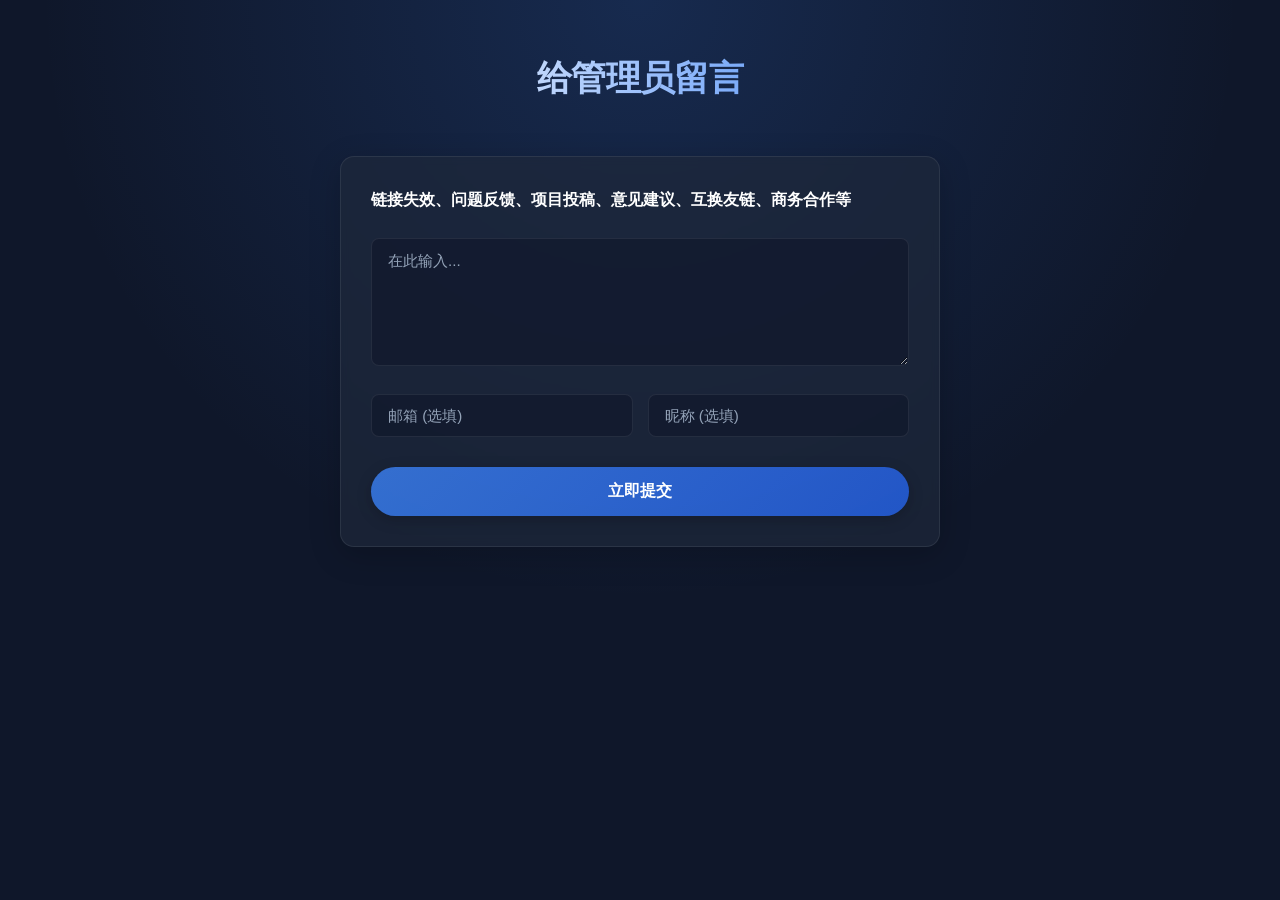
<file: report/index.html>
<!DOCTYPE html>
<html lang="zh">
<head> 
    <meta charset="UTF-8"> 
    <meta name="viewport" content="width=device-width, initial-scale=1.0">
    <title>给管理员留言</title>
    <script src="email.min.js"></script>
    <script>
    (function() {
        emailjs.init("uYWKzwYmqLtj0ACAK");
    })();
    </script>
    <script type="text/javascript">
        window.onload = function() {
            document.getElementById("feedbackForm").addEventListener("submit", function(event) {
                event.preventDefault();

                const message = document.getElementById("message").value;
                const email = document.getElementById("email").value || "未填写";
                const nickname = document.getElementById("nickname").value || "匿名";
                const sensitiveWords = ["台湾", "日本", "日-本", "日.本", "Japan", "sb", "S.B.", "傻逼", "沙雕", "煞笔", "傻逼", "傻屄", "傻b", "sha逼", "shabi", "沙比", "傻比", "妈的", "他妈", "特么", "草", "肏", "靠泥马", "草泥马", "草拟吗", "操你妈", "草泥马", "马勒戈壁", "玛德", "泥马", "你妈", "尼玛", "滚", "滚蛋", "去死", "死去", "死全家", "废物", "垃圾", "脑残", "智障", "白痴", "低能", "神经病", "王八蛋", "杂种", "畜生", "狗娘养", "婊子", "贱人", "贱货", "傻屌", "叼毛", "屌丝", "几把", "鸡巴", "jb", "JB", "日你", "干你", "娘的", "奶奶的", "全家"];
                const checkText = message + " " + nickname;
                const hasSensitiveWord = sensitiveWords.some(word => checkText.includes(word));

                if (hasSensitiveWord) {
                    alert("提交失败，Email.JS已记录你的IP、位置和设备等信息。");
                    return;
                }

                const submitButton = document.getElementById("sendmsg");
                const originalText = "立即提交";
                submitButton.textContent = "发送中...";
                submitButton.disabled = true;

                emailjs.send("service_6emjbiy", "666", {
                    message: message,
                    email: email,
                    nickname: nickname
                }).then(function(response) {
                    alert("提交成功！感谢反馈！请等待管理员处理！");
                    document.getElementById("feedbackForm").reset();
                    submitButton.textContent = "发送成功";
                }, function(error) {
                    submitButton.textContent = "发送失败";
                    alert("提交失败，请稍后或明天再试！");
                    console.error("邮件发送失败", error);
                }).finally(() => {
                    setTimeout(() => {
                        submitButton.disabled = false;
                        if(submitButton.textContent !== "发送失败") {
                            submitButton.textContent = originalText;
                        }
                    }, 2000);
                });
            });
        }
    </script>
    <style>
        :root { 
            --bg-color: #0f172a; 
            --card-bg: rgba(30, 41, 59, 0.7); 
            --accent-blue: #3b82f6; 
            --text-main: #f1f5f9; 
            --text-muted: #94a3b8; 
            --border-color: rgba(255, 255, 255, 0.08); 
            --input-bg: rgba(15, 23, 42, 0.6); 
        }

        * { box-sizing: border-box; margin: 0; padding: 0; }

        body { 
            font-family: -apple-system, BlinkMacSystemFont, "Segoe UI", Roboto, sans-serif; 
            background-color: var(--bg-color); 
            background-image: radial-gradient(circle at 50% 0%, rgba(59, 130, 246, 0.18) 0%, transparent 600px); 
            background-repeat: no-repeat; 
            color: var(--text-main); 
            line-height: 1.6; 
            padding: 50px 20px; 
            min-height: 100vh;
        }

        .container { max-width: 600px; margin: 0 auto; }

        header { text-align: center; margin-bottom: 50px; }

        h1 { 
            font-size: 2.2rem; 
            margin-bottom: 20px; 
            font-weight: 800; 
            letter-spacing: -0.02em; 
            background: linear-gradient(to right, #ffffff, var(--accent-blue)); 
            -webkit-background-clip: text; 
            -webkit-text-fill-color: transparent; 
        }

        h2 { 
            font-size: 1.0rem; 
            margin-bottom: 25px; 
            color: #fff; 
            display: flex; 
            align-items: center; 
        }

        .group-card { 
            background-color: var(--card-bg); 
            border: 1px solid var(--border-color); 
            border-radius: 14px; 
            padding: 30px; 
            margin-bottom: 25px; 
            box-shadow: 0 8px 32px rgba(0, 0, 0, 0.2);
            backdrop-filter: blur(4px);
        }

        .input-group { margin-bottom: 20px; }
        
        .input-row { 
            display: grid; 
            grid-template-columns: 1fr 1fr; 
            gap: 15px; 
        }

        input, textarea {
            width: 100%;
            background-color: var(--input-bg);
            border: 1px solid var(--border-color);
            border-radius: 8px;
            padding: 12px 16px;
            color: var(--text-main);
            font-family: inherit;
            font-size: 0.95rem;
            transition: all 0.3s;
        }

        input:focus, textarea:focus {
            outline: none;
            border-color: var(--accent-blue);
            box-shadow: 0 0 0 2px rgba(59, 130, 246, 0.2);
        }

        input::placeholder, textarea::placeholder {
            color: var(--text-muted);
        }

        button { 
            display: block;
            width: 100%;
            background: linear-gradient(135deg, rgba(59, 130, 246, 0.8), rgba(37, 99, 235, 0.8)); 
            color: #fff; 
            padding: 14px; 
            border-radius: 50px; 
            border: none;
            font-size: 1rem; 
            font-weight: 700; 
            cursor: pointer;
            transition: 0.3s; 
            box-shadow: 0 4px 15px rgba(0, 0, 0, 0.2); 
            margin-top: 10px;
        }

        button:hover:not(:disabled) { 
            transform: translateY(-2px); 
            box-shadow: 0 6px 20px rgba(59, 130, 246, 0.3); 
        }

        button:disabled {
            opacity: 0.6;
            cursor: not-allowed;
            transform: none;
        }

        .footer { 
            text-align: center; 
            margin-top: 50px; 
            padding-top: 30px; 
            border-top: 1px solid var(--border-color);
            color: var(--text-muted);
            font-size: 0.85rem;
        }

        @media (max-width: 600px) {
            .input-row { grid-template-columns: 1fr; }
            body { padding: 30px 15px; }
            h1 { font-size: 1.8rem; }
        }
    </style>
</head>
<body>
    <div class="container">
        <header>
            <h1>给管理员留言</h1>
        </header> 
        
        <div class="group-card">
            <h2>链接失效、问题反馈、项目投稿、意见建议、互换友链、商务合作等</h2>
            <form id="feedbackForm">
                <div class="input-group">
                    <textarea id="message" name="message" rows="6" placeholder="在此输入..." required></textarea>
                </div>
                
                <div class="input-row">
                    <div class="input-group">
                        <input type="email" id="email" name="email" placeholder="邮箱 (选填)">
                    </div>
                    <div class="input-group">
                        <input type="text" id="nickname" name="nickname" placeholder="昵称 (选填)">
                    </div>
                </div>

                <button type="submit" id="sendmsg">立即提交</button>
            </form>
        </div>
    </div>
</body>
</html>
</file>
